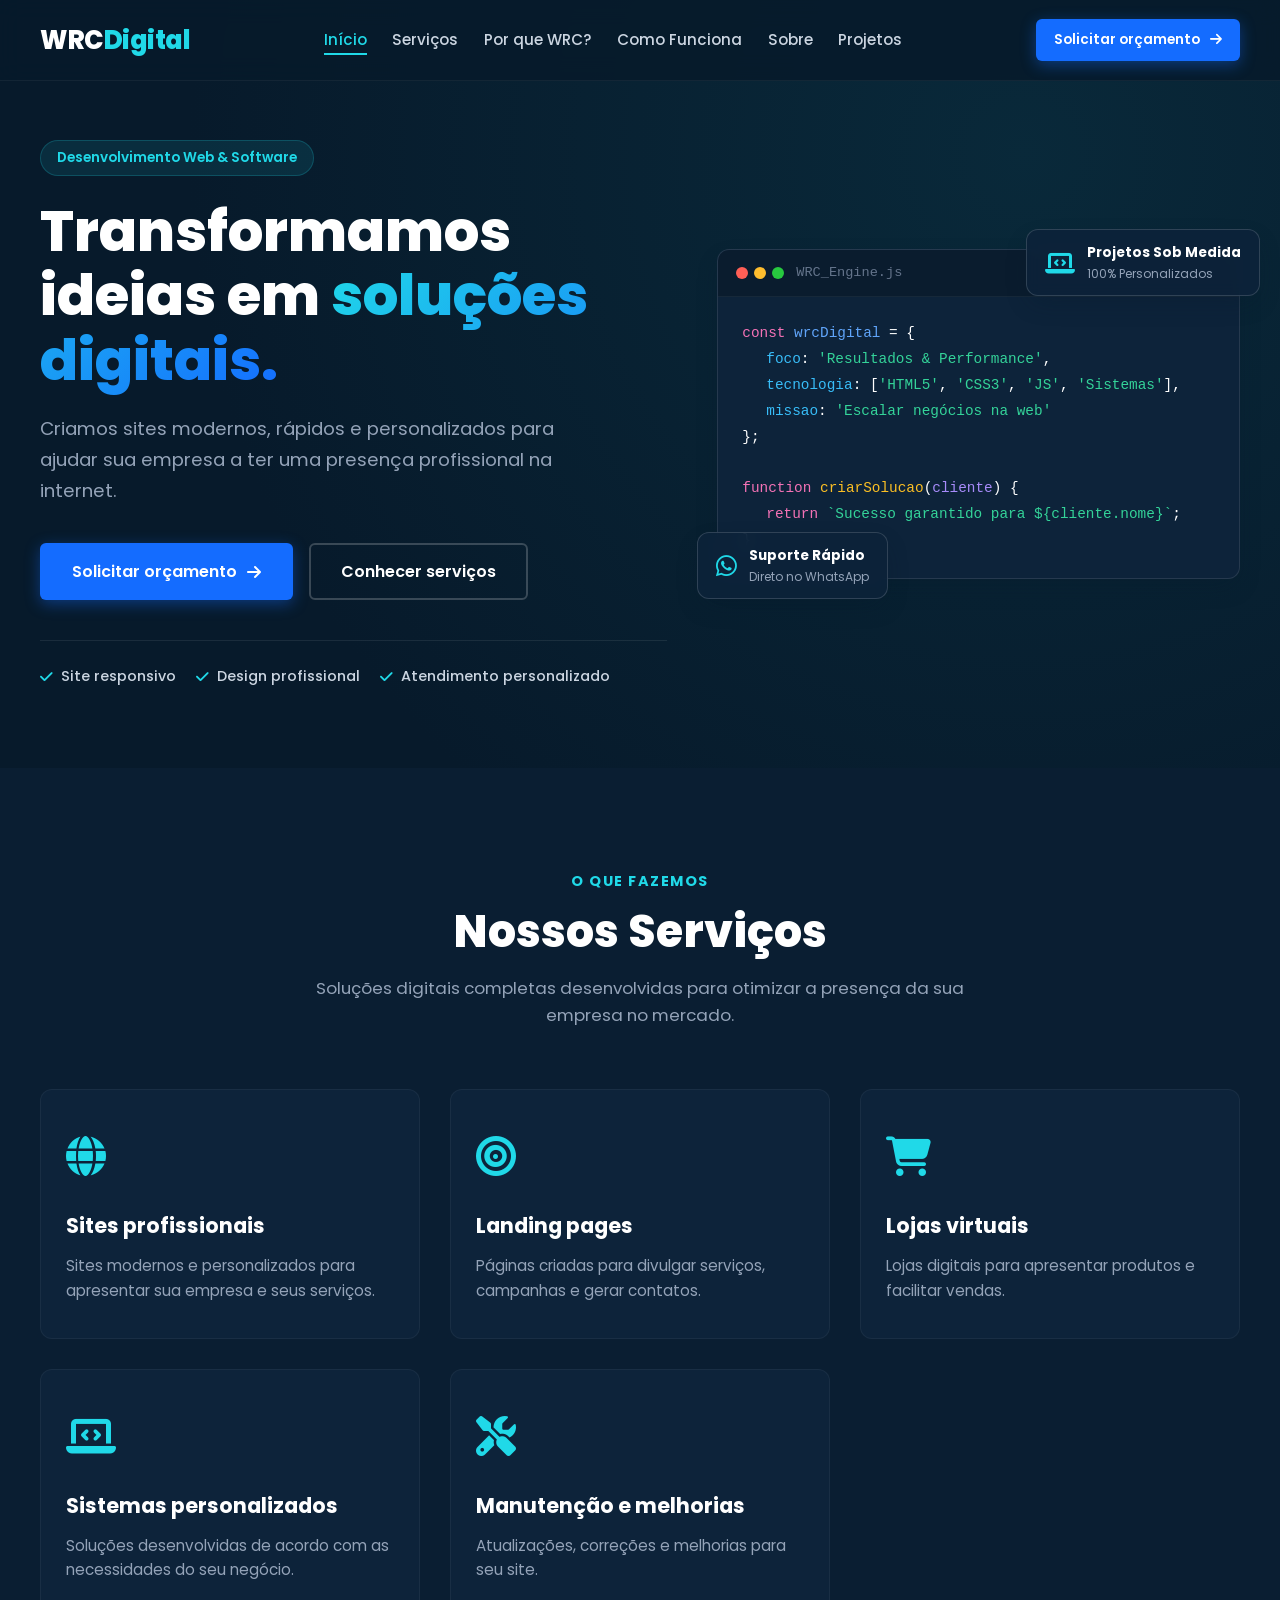
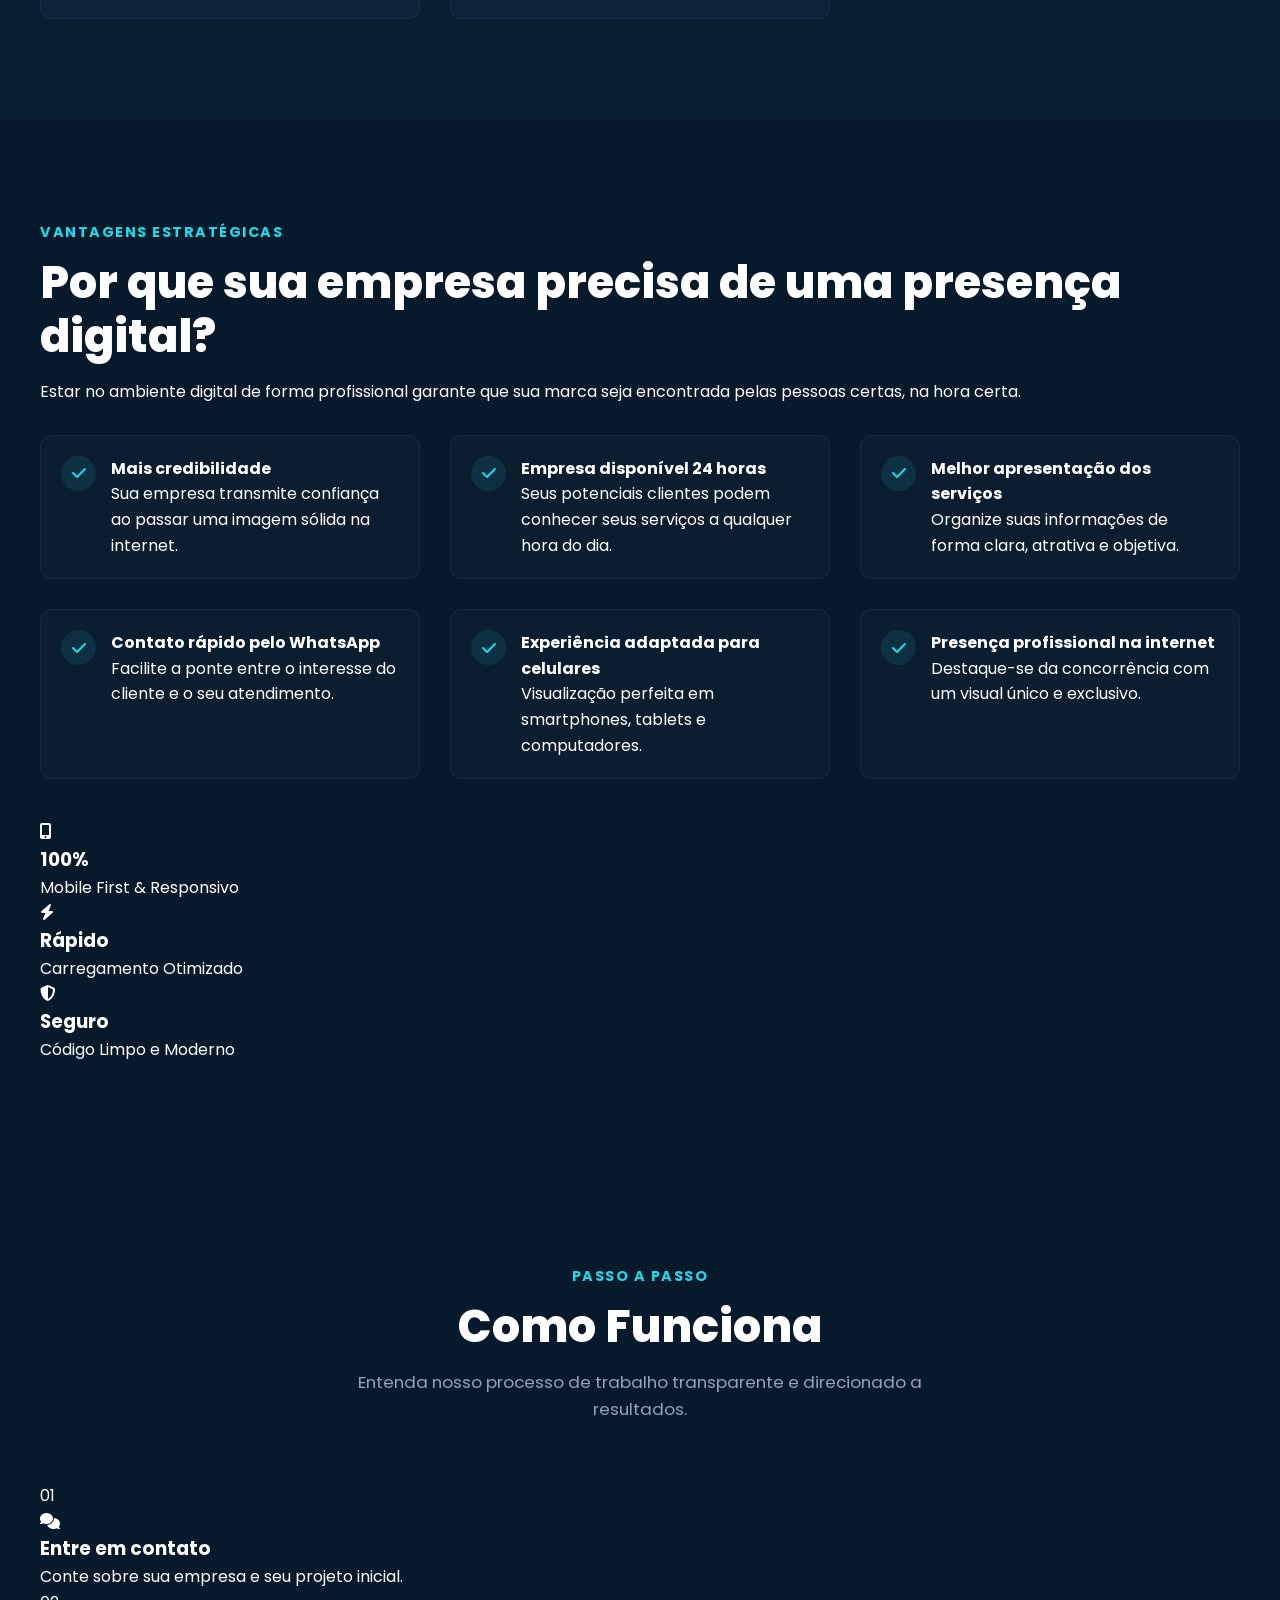
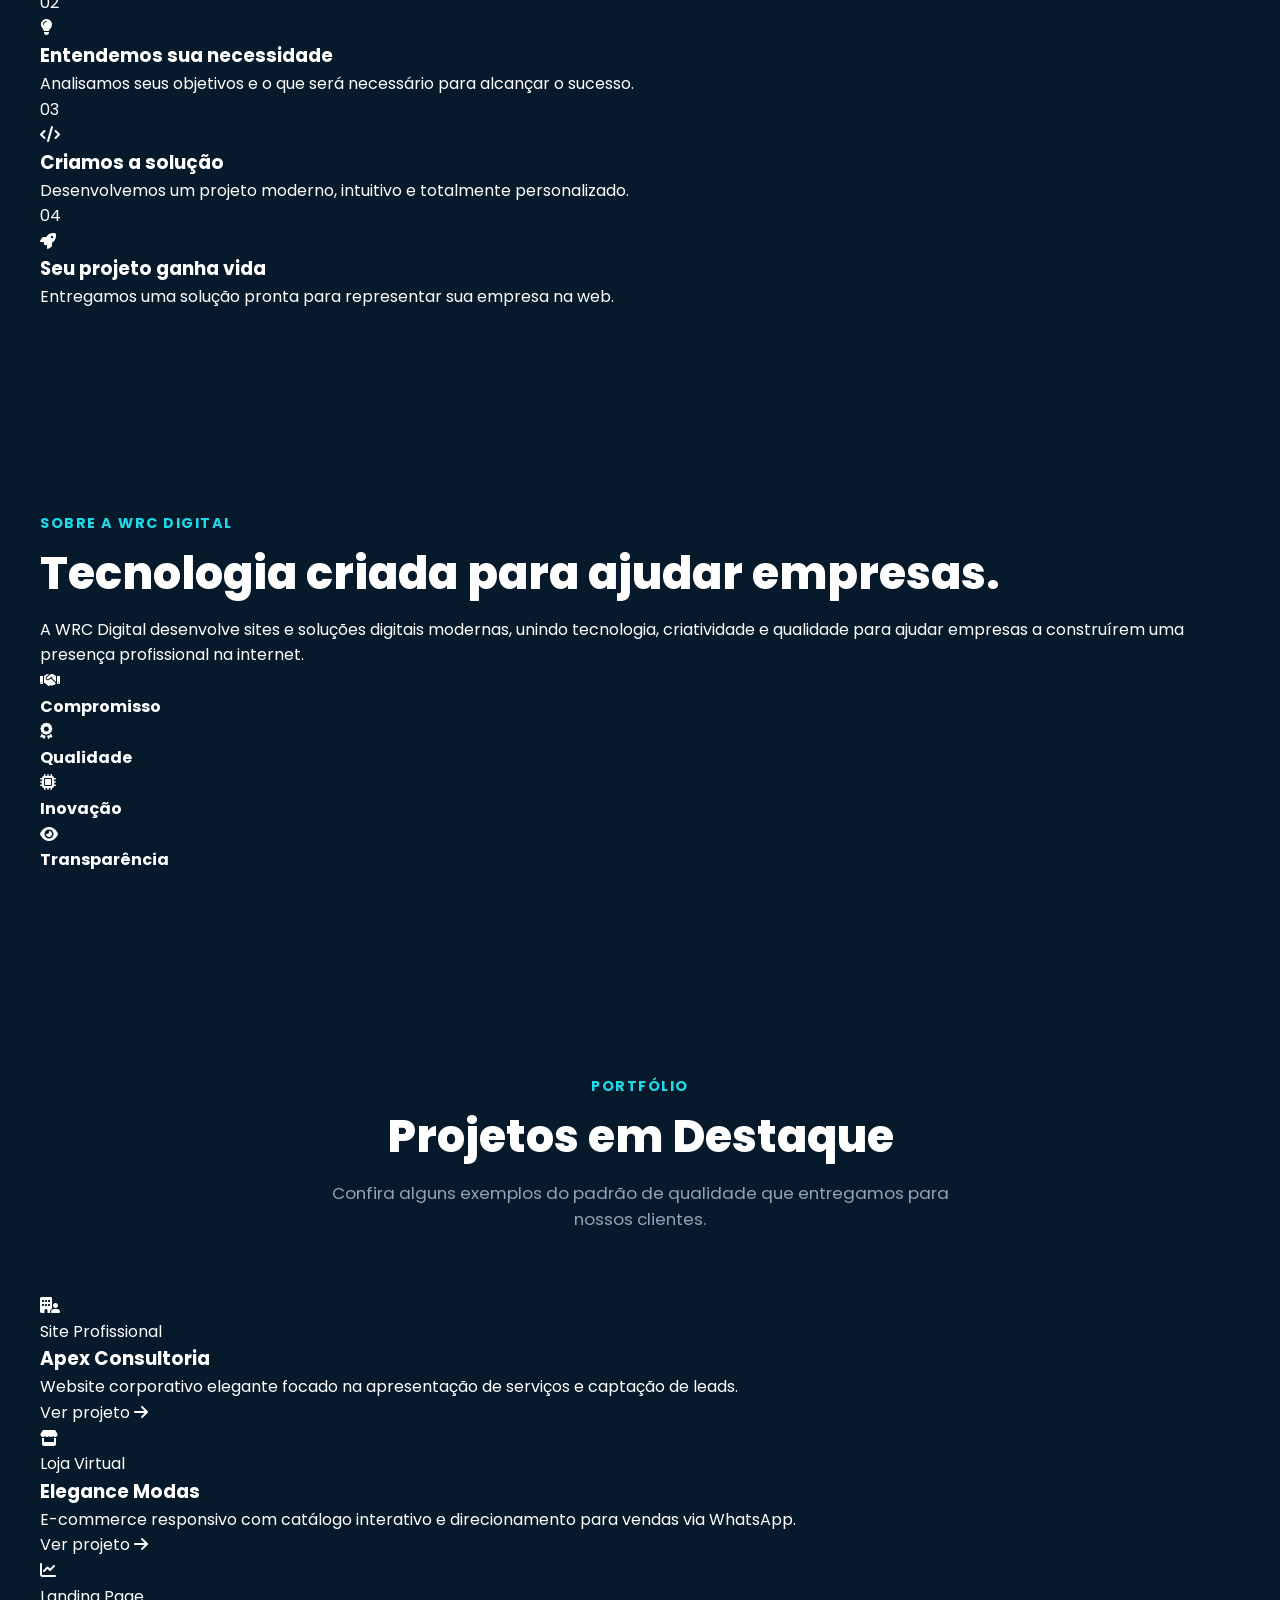
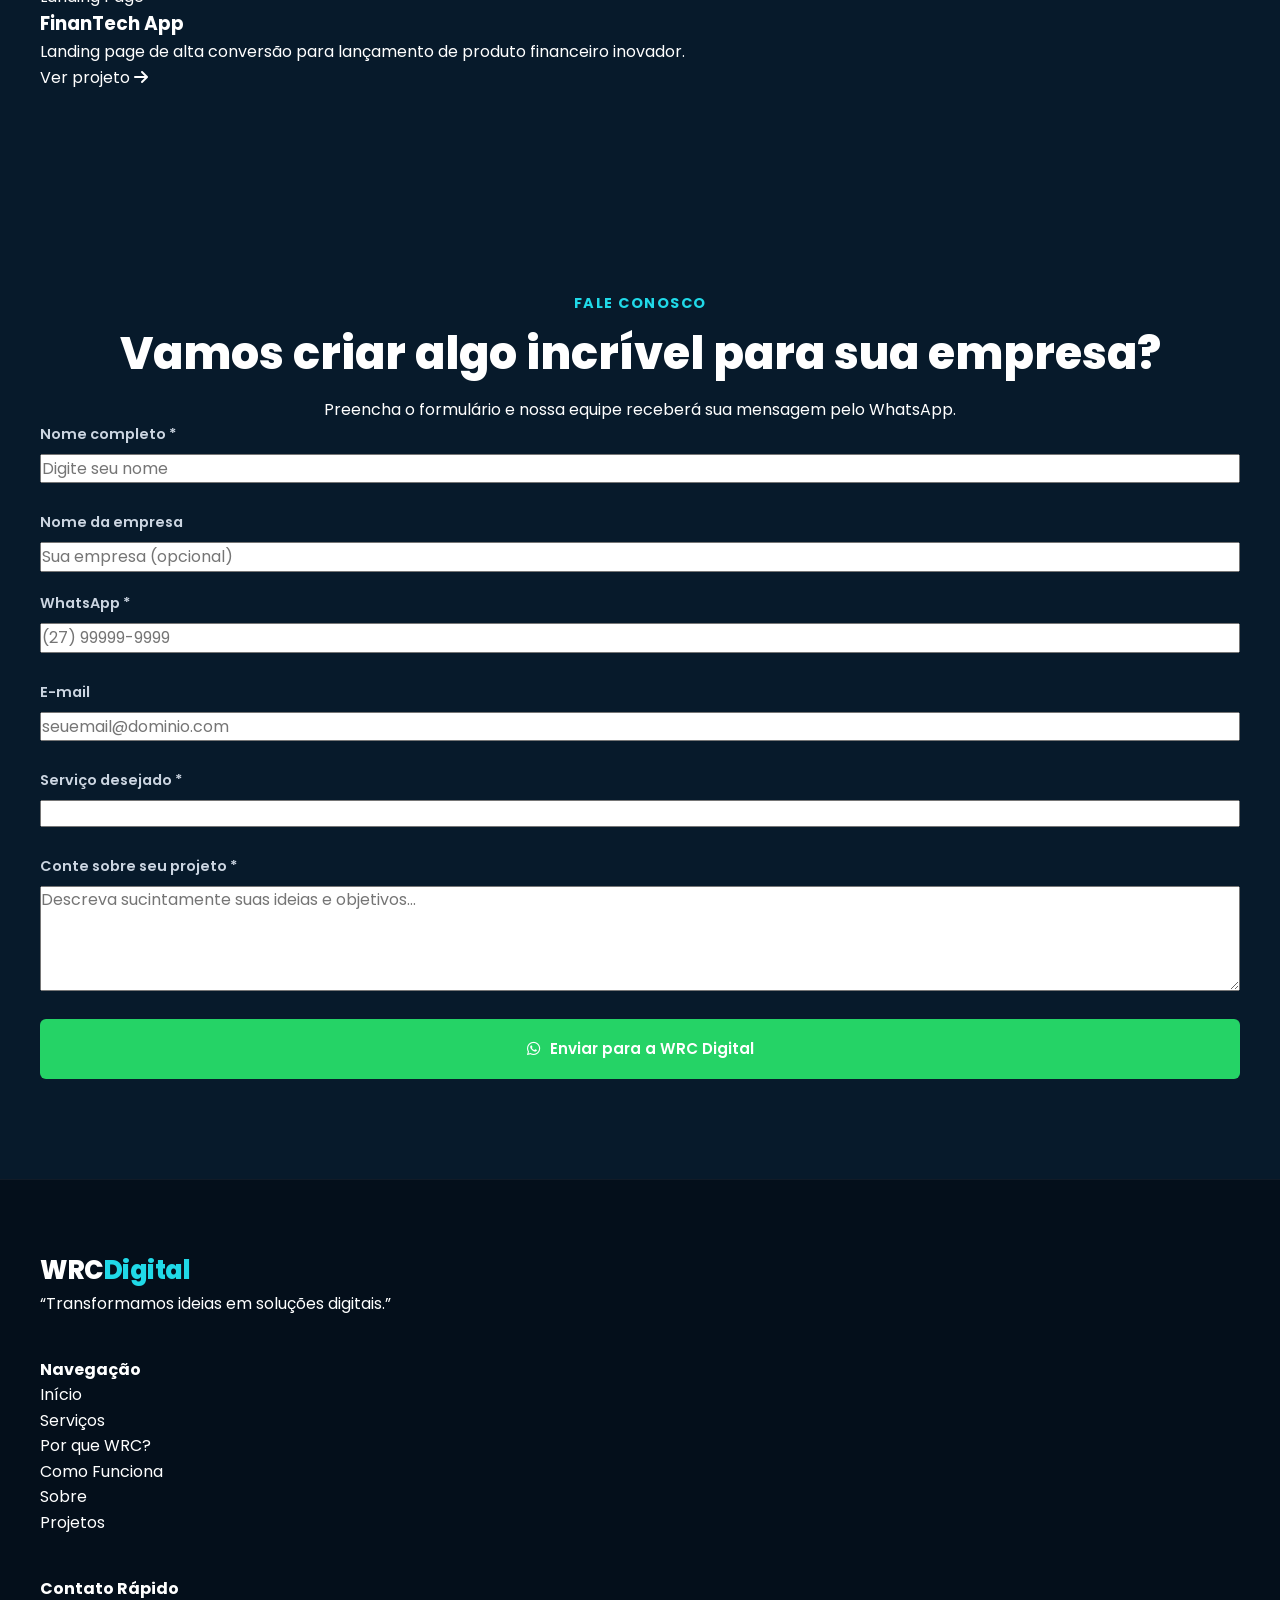
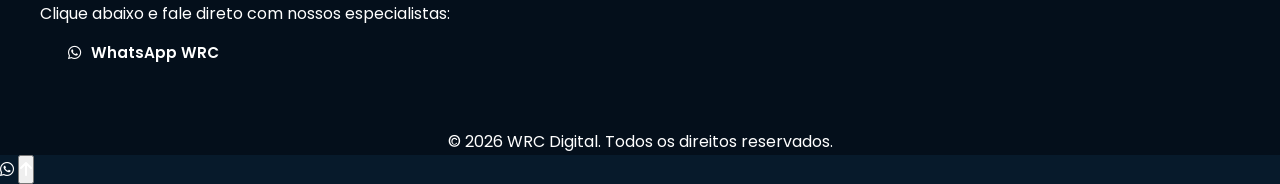
<file: index.html>
<!DOCTYPE html>
<html lang="pt-BR">
<head>
    <meta charset="UTF-8">
    <meta name="viewport" content="width=device-width, initial-scale=1.0">
    <meta name="description" content="WRC Digital - Transformamos ideias em soluções digitais. Criação de sites, landing pages, lojas virtuais e sistemas personalizados.">
    <title>WRC Digital | Soluções Digitais Profissionais</title>

    <!-- Fontes Google (Poppins) -->
    <link rel="preconnect" href="https://fonts.googleapis.com">
    <link rel="preconnect" href="https://fonts.gstatic.com" crossorigin>
    <link href="https://fonts.googleapis.com/css2?family=Poppins:wght@300;400;500;600;700;800&display=swap" rel="stylesheet">

    <!-- Font Awesome CDN Oficial -->
    <link rel="stylesheet" href="https://cdnjs.cloudflare.com/ajax/libs/font-awesome/6.7.2/css/all.min.css">

    <!-- Stylesheet -->
    <link rel="stylesheet" href="style.css">
</head>
<body>

    <!-- Header Fixo -->
    <header class="header" id="header">
        <div class="container header-container">
            <a href="#inicio" class="logo">
                WRC<span>Digital</span>
            </a>

            <nav class="nav-menu" id="nav-menu">
                <ul class="nav-list">
                    <li><a href="#inicio" class="nav-link active">Início</a></li>
                    <li><a href="#servicos" class="nav-link">Serviços</a></li>
                    <li><a href="#beneficios" class="nav-link">Por que WRC?</a></li>
                    <li><a href="#como-funciona" class="nav-link">Como Funciona</a></li>
                    <li><a href="#sobre" class="nav-link">Sobre</a></li>
                    <li><a href="#projetos" class="nav-link">Projetos</a></li>
                </ul>
            </nav>

            <div class="header-actions">
                <a href="#contato" class="btn btn-primary btn-sm">
                    Solicitar orçamento <i class="fa-solid fa-arrow-right"></i>
                </a>
                <button class="hamburger" id="hamburger-btn" aria-label="Abrir menu">
                    <i class="fa-solid fa-bars"></i>
                </button>
            </div>
        </div>
    </header>

    <main>
        <!-- Seção Hero -->
        <section class="hero" id="inicio">
            <div class="container hero-container">
                <div class="hero-content animate-on-scroll">
                    <span class="badge">Desenvolvimento Web & Software</span>
                    <h1 class="hero-title">Transformamos ideias em <span>soluções digitais.</span></h1>
                    <p class="hero-description">
                        Criamos sites modernos, rápidos e personalizados para ajudar sua empresa a ter uma presença profissional na internet.
                    </p>
                    
                    <div class="hero-buttons">
                        <a href="#contato" class="btn btn-primary btn-lg">
                            Solicitar orçamento <i class="fa-solid fa-arrow-right"></i>
                        </a>
                        <a href="#servicos" class="btn btn-secondary btn-lg">
                            Conhecer serviços
                        </a>
                    </div>

                    <div class="hero-benefits">
                        <div class="benefit-item">
                            <i class="fa-solid fa-check"></i>
                            <span>Site responsivo</span>
                        </div>
                        <div class="benefit-item">
                            <i class="fa-solid fa-check"></i>
                            <span>Design profissional</span>
                        </div>
                        <div class="benefit-item">
                            <i class="fa-solid fa-check"></i>
                            <span>Atendimento personalizado</span>
                        </div>
                    </div>
                </div>

                <div class="hero-visual animate-on-scroll">
                    <div class="tech-card-wrapper">
                        <div class="tech-card">
                            <div class="card-header">
                                <div class="dots">
                                    <span class="dot red"></span>
                                    <span class="dot yellow"></span>
                                    <span class="dot green"></span>
                                </div>
                                <span class="card-title">WRC_Engine.js</span>
                            </div>
                            <div class="code-body">
                                <p><span class="code-keyword">const</span> <span class="code-var">wrcDigital</span> = {</p>
                                <p class="indent-1"><span class="code-prop">foco</span>: <span class="code-string">'Resultados & Performance'</span>,</p>
                                <p class="indent-1"><span class="code-prop">tecnologia</span>: [<span class="code-string">'HTML5'</span>, <span class="code-string">'CSS3'</span>, <span class="code-string">'JS'</span>, <span class="code-string">'Sistemas'</span>],</p>
                                <p class="indent-1"><span class="code-prop">missao</span>: <span class="code-string">'Escalar negócios na web'</span></p>
                                <p>};</p>
                                <br>
                                <p><span class="code-keyword">function</span> <span class="code-func">criarSolucao</span>(<span class="code-param">cliente</span>) {</p>
                                <p class="indent-1"><span class="code-keyword">return</span> <span class="code-string">`Sucesso garantido para ${cliente.nome}`</span>;</p>
                                <p>}</p>
                            </div>
                        </div>

                        <div class="floating-badge badge-1">
                            <i class="fa-solid fa-laptop-code"></i>
                            <div>
                                <h4>Projetos Sob Medida</h4>
                                <p>100% Personalizados</p>
                            </div>
                        </div>

                        <div class="floating-badge badge-2">
                            <i class="fa-brands fa-whatsapp"></i>
                            <div>
                                <h4>Suporte Rápido</h4>
                                <p>Direto no WhatsApp</p>
                            </div>
                        </div>
                    </div>
                </div>
            </div>
        </section>

        <!-- Seção Serviços -->
        <section class="servicos section" id="servicos">
            <div class="container">
                <div class="section-header text-center animate-on-scroll">
                    <span class="section-subtitle">O que fazemos</span>
                    <h2 class="section-title">Nossos Serviços</h2>
                    <p class="section-description">Soluções digitais completas desenvolvidas para otimizar a presença da sua empresa no mercado.</p>
                </div>

                <div class="servicos-grid">
                    <div class="card-servico animate-on-scroll">
                        <div class="card-icon">
                            <i class="fa-solid fa-globe"></i>
                        </div>
                        <h3>Sites profissionais</h3>
                        <p>Sites modernos e personalizados para apresentar sua empresa e seus serviços.</p>
                    </div>

                    <div class="card-servico animate-on-scroll">
                        <div class="card-icon">
                            <i class="fa-solid fa-bullseye"></i>
                        </div>
                        <h3>Landing pages</h3>
                        <p>Páginas criadas para divulgar serviços, campanhas e gerar contatos.</p>
                    </div>

                    <div class="card-servico animate-on-scroll">
                        <div class="card-icon">
                            <i class="fa-solid fa-cart-shopping"></i>
                        </div>
                        <h3>Lojas virtuais</h3>
                        <p>Lojas digitais para apresentar produtos e facilitar vendas.</p>
                    </div>

                    <div class="card-servico animate-on-scroll">
                        <div class="card-icon">
                            <i class="fa-solid fa-laptop-code"></i>
                        </div>
                        <h3>Sistemas personalizados</h3>
                        <p>Soluções desenvolvidas de acordo com as necessidades do seu negócio.</p>
                    </div>

                    <div class="card-servico animate-on-scroll">
                        <div class="card-icon">
                            <i class="fa-solid fa-screwdriver-wrench"></i>
                        </div>
                        <h3>Manutenção e melhorias</h3>
                        <p>Atualizações, correções e melhorias para seu site.</p>
                    </div>
                </div>
            </div>
        </section>

        <!-- Seção Benefícios -->
        <section class="beneficios section dark-bg" id="beneficios">
            <div class="container">
                <div class="beneficios-wrapper">
                    <div class="beneficios-content animate-on-scroll">
                        <span class="section-subtitle">Vantagens estratégicas</span>
                        <h2 class="section-title text-white">Por que sua empresa precisa de uma presença digital?</h2>
                        <p class="text-light">
                            Estar no ambiente digital de forma profissional garante que sua marca seja encontrada pelas pessoas certas, na hora certa.
                        </p>

                        <ul class="beneficios-list">
                            <li>
                                <div class="check-icon"><i class="fa-solid fa-check"></i></div>
                                <div>
                                    <h4>Mais credibilidade</h4>
                                    <p>Sua empresa transmite confiança ao passar uma imagem sólida na internet.</p>
                                </div>
                            </li>
                            <li>
                                <div class="check-icon"><i class="fa-solid fa-check"></i></div>
                                <div>
                                    <h4>Empresa disponível 24 horas</h4>
                                    <p>Seus potenciais clientes podem conhecer seus serviços a qualquer hora do dia.</p>
                                </div>
                            </li>
                            <li>
                                <div class="check-icon"><i class="fa-solid fa-check"></i></div>
                                <div>
                                    <h4>Melhor apresentação dos serviços</h4>
                                    <p>Organize suas informações de forma clara, atrativa e objetiva.</p>
                                </div>
                            </li>
                            <li>
                                <div class="check-icon"><i class="fa-solid fa-check"></i></div>
                                <div>
                                    <h4>Contato rápido pelo WhatsApp</h4>
                                    <p>Facilite a ponte entre o interesse do cliente e o seu atendimento.</p>
                                </div>
                            </li>
                            <li>
                                <div class="check-icon"><i class="fa-solid fa-check"></i></div>
                                <div>
                                    <h4>Experiência adaptada para celulares</h4>
                                    <p>Visualização perfeita em smartphones, tablets e computadores.</p>
                                </div>
                            </li>
                            <li>
                                <div class="check-icon"><i class="fa-solid fa-check"></i></div>
                                <div>
                                    <h4>Presença profissional na internet</h4>
                                    <p>Destaque-se da concorrência com um visual único e exclusivo.</p>
                                </div>
                            </li>
                        </ul>
                    </div>

                    <div class="beneficios-stats animate-on-scroll">
                        <div class="stat-card">
                            <i class="fa-solid fa-mobile-screen-button"></i>
                            <h3>100%</h3>
                            <p>Mobile First & Responsivo</p>
                        </div>
                        <div class="stat-card">
                            <i class="fa-solid fa-bolt"></i>
                            <h3>Rápido</h3>
                            <p>Carregamento Otimizado</p>
                        </div>
                        <div class="stat-card">
                            <i class="fa-solid fa-shield-halved"></i>
                            <h3>Seguro</h3>
                            <p>Código Limpo e Moderno</p>
                        </div>
                    </div>
                </div>
            </div>
        </section>

        <!-- Seção Como Funciona -->
        <section class="como-funciona section" id="como-funciona">
            <div class="container">
                <div class="section-header text-center animate-on-scroll">
                    <span class="section-subtitle">Passo a passo</span>
                    <h2 class="section-title">Como Funciona</h2>
                    <p class="section-description">Entenda nosso processo de trabalho transparente e direcionado a resultados.</p>
                </div>

                <div class="etapas-grid">
                    <div class="etapa-item animate-on-scroll">
                        <div class="etapa-number">01</div>
                        <div class="etapa-icon">
                            <i class="fa-solid fa-comments"></i>
                        </div>
                        <h3>Entre em contato</h3>
                        <p>Conte sobre sua empresa e seu projeto inicial.</p>
                    </div>

                    <div class="etapa-item animate-on-scroll">
                        <div class="etapa-number">02</div>
                        <div class="etapa-icon">
                            <i class="fa-solid fa-lightbulb"></i>
                        </div>
                        <h3>Entendemos sua necessidade</h3>
                        <p>Analisamos seus objetivos e o que será necessário para alcançar o sucesso.</p>
                    </div>

                    <div class="etapa-item animate-on-scroll">
                        <div class="etapa-number">03</div>
                        <div class="etapa-icon">
                            <i class="fa-solid fa-code"></i>
                        </div>
                        <h3>Criamos a solução</h3>
                        <p>Desenvolvemos um projeto moderno, intuitivo e totalmente personalizado.</p>
                    </div>

                    <div class="etapa-item animate-on-scroll">
                        <div class="etapa-number">04</div>
                        <div class="etapa-icon">
                            <i class="fa-solid fa-rocket"></i>
                        </div>
                        <h3>Seu projeto ganha vida</h3>
                        <p>Entregamos uma solução pronta para representar sua empresa na web.</p>
                    </div>
                </div>
            </div>
        </section>

        <!-- Seção Sobre -->
        <section class="sobre section light-bg" id="sobre">
            <div class="container">
                <div class="sobre-wrapper">
                    <div class="sobre-content animate-on-scroll">
                        <span class="section-subtitle">Sobre a WRC Digital</span>
                        <h2 class="section-title">Tecnologia criada para ajudar empresas.</h2>
                        <p class="sobre-text">
                            A WRC Digital desenvolve sites e soluções digitais modernas, unindo tecnologia, criatividade e qualidade para ajudar empresas a construírem uma presença profissional na internet.
                        </p>
                        
                        <div class="valores-grid">
                            <div class="valor-card">
                                <i class="fa-solid fa-handshake"></i>
                                <h4>Compromisso</h4>
                            </div>
                            <div class="valor-card">
                                <i class="fa-solid fa-award"></i>
                                <h4>Qualidade</h4>
                            </div>
                            <div class="valor-card">
                                <i class="fa-solid fa-microchip"></i>
                                <h4>Inovação</h4>
                            </div>
                            <div class="valor-card">
                                <i class="fa-solid fa-eye"></i>
                                <h4>Transparência</h4>
                            </div>
                        </div>
                    </div>
                </div>
            </div>
        </section>

        <!-- Seção Projetos -->
        <section class="projetos section" id="projetos">
            <div class="container">
                <div class="section-header text-center animate-on-scroll">
                    <span class="section-subtitle">Portfólio</span>
                    <h2 class="section-title">Projetos em Destaque</h2>
                    <p class="section-description">Confira alguns exemplos do padrão de qualidade que entregamos para nossos clientes.</p>
                </div>

                <div class="projetos-grid">
                    <div class="projeto-card animate-on-scroll">
                        <div class="projeto-img">
                            <i class="fa-solid fa-building-user"></i>
                        </div>
                        <div class="projeto-info">
                            <span class="projeto-tag">Site Profissional</span>
                            <h3>Apex Consultoria</h3>
                            <p>Website corporativo elegante focado na apresentação de serviços e captação de leads.</p>
                            <a href="#contato" class="btn-link">Ver projeto <i class="fa-solid fa-arrow-right"></i></a>
                        </div>
                    </div>

                    <div class="projeto-card animate-on-scroll">
                        <div class="projeto-img">
                            <i class="fa-solid fa-store"></i>
                        </div>
                        <div class="projeto-info">
                            <span class="projeto-tag">Loja Virtual</span>
                            <h3>Elegance Modas</h3>
                            <p>E-commerce responsivo com catálogo interativo e direcionamento para vendas via WhatsApp.</p>
                            <a href="#contato" class="btn-link">Ver projeto <i class="fa-solid fa-arrow-right"></i></a>
                        </div>
                    </div>

                    <div class="projeto-card animate-on-scroll">
                        <div class="projeto-img">
                            <i class="fa-solid fa-chart-line"></i>
                        </div>
                        <div class="projeto-info">
                            <span class="projeto-tag">Landing Page</span>
                            <h3>FinanTech App</h3>
                            <p>Landing page de alta conversão para lançamento de produto financeiro inovador.</p>
                            <a href="#contato" class="btn-link">Ver projeto <i class="fa-solid fa-arrow-right"></i></a>
                        </div>
                    </div>
                </div>
            </div>
        </section>

        <!-- Seção Formuário de Contato -->
        <section class="contato section dark-bg" id="contato">
            <div class="container">
                <div class="contato-wrapper">
                    <div class="contato-header text-center animate-on-scroll">
                        <span class="section-subtitle">Fale Conosco</span>
                        <h2 class="section-title text-white">Vamos criar algo incrível para sua empresa?</h2>
                        <p class="text-light">Preencha o formulário e nossa equipe receberá sua mensagem pelo WhatsApp.</p>
                    </div>

                    <form id="whatsappForm" class="form-contato animate-on-scroll" novalidate>
                        <div class="form-grid">
                            <div class="form-group">
                                <label for="nome">Nome completo *</label>
                                <input type="text" id="nome" name="nome" placeholder="Digite seu nome" required>
                                <span class="error-msg" id="erro-nome"></span>
                            </div>

                            <div class="form-group">
                                <label for="empresa">Nome da empresa</label>
                                <input type="text" id="empresa" name="empresa" placeholder="Sua empresa (opcional)">
                            </div>

                            <div class="form-group">
                                <label for="whatsapp">WhatsApp *</label>
                                <input type="tel" id="whatsapp" name="whatsapp" placeholder="(27) 99999-9999" required>
                                <span class="error-msg" id="erro-whatsapp"></span>
                            </div>

                            <div class="form-group">
                                <label for="email">E-mail</label>
                                <input type="email" id="email" name="email" placeholder="seuemail@dominio.com">
                                <span class="error-msg" id="erro-email"></span>
                            </div>

                            <div class="form-group full-width">
                                <label for="servico">Serviço desejado *</label>
                                <select id="servico" name="servico" required>
                                    <option value="" disabled selected>Selecione uma opção...</option>
                                    <option value="Site profissional">Site profissional</option>
                                    <option value="Landing page">Landing page</option>
                                    <option value="Loja virtual">Loja virtual</option>
                                    <option value="Sistema personalizado">Sistema personalizado</option>
                                    <option value="Manutenção e melhorias">Manutenção e melhorias</option>
                                    <option value="Ainda não sei">Ainda não sei</option>
                                </select>
                                <span class="error-msg" id="erro-servico"></span>
                            </div>

                            <div class="form-group full-width">
                                <label for="mensagem">Conte sobre seu projeto *</label>
                                <textarea id="mensagem" name="mensagem" rows="4" placeholder="Descreva sucintamente suas ideias e objetivos..." required></textarea>
                                <span class="error-msg" id="erro-mensagem"></span>
                            </div>
                        </div>

                        <div class="form-feedback" id="formFeedback"></div>

                        <button type="submit" class="btn btn-whatsapp btn-block">
                            <i class="fa-brands fa-whatsapp"></i> Enviar para a WRC Digital
                        </button>
                    </form>
                </div>
            </div>
        </section>
    </main>

    <!-- Footer -->
    <footer class="footer">
        <div class="container footer-container">
            <div class="footer-col brand-col">
                <a href="#inicio" class="logo logo-footer">
                    WRC<span>Digital</span>
                </a>
                <p class="slogan">“Transformamos ideias em soluções digitais.”</p>
            </div>

            <div class="footer-col">
                <h4>Navegação</h4>
                <ul class="footer-links">
                    <li><a href="#inicio">Início</a></li>
                    <li><a href="#servicos">Serviços</a></li>
                    <li><a href="#beneficios">Por que WRC?</a></li>
                    <li><a href="#como-funciona">Como Funciona</a></li>
                    <li><a href="#sobre">Sobre</a></li>
                    <li><a href="#projetos">Projetos</a></li>
                </ul>
            </div>

            <div class="footer-col">
                <h4>Contato Rápido</h4>
                <p>Clique abaixo e fale direto com nossos especialistas:</p>
                <a href="https://wa.me/5527997230221?text=Ol%C3%A1!%20Encontrei%20a%20WRC%20Digital%20pelo%20site%20e%20gostaria%20de%20saber%20mais%20sobre%20os%20servi%C3%A7os." target="_blank" class="btn btn-whatsapp-sm">
                    <i class="fa-brands fa-whatsapp"></i> WhatsApp WRC
                </a>
            </div>
        </div>

        <div class="footer-bottom">
            <div class="container text-center">
                <p>&copy; 2026 WRC Digital. Todos os direitos reservados.</p>
            </div>
        </div>
    </footer>

    <!-- Botão Flutuante do WhatsApp -->
    <a href="https://wa.me/5527997230221?text=Ol%C3%A1!%20Encontrei%20a%20WRC%20Digital%20pelo%20site%20e%20gostaria%20de%20saber%20mais%20sobre%20os%20servi%C3%A7os." 
       class="whatsapp-float" 
       target="_blank" 
       aria-label="Falar pelo WhatsApp">
        <i class="fa-brands fa-whatsapp"></i>
    </a>

    <!-- Botão Voltar ao Topo -->
    <button class="back-to-top" id="backToTop" aria-label="Voltar ao topo">
        <i class="fa-solid fa-arrow-up"></i>
    </button>

    <!-- JavaScript -->
    <script src="script.js"></script>
</body>
</html>
</file>
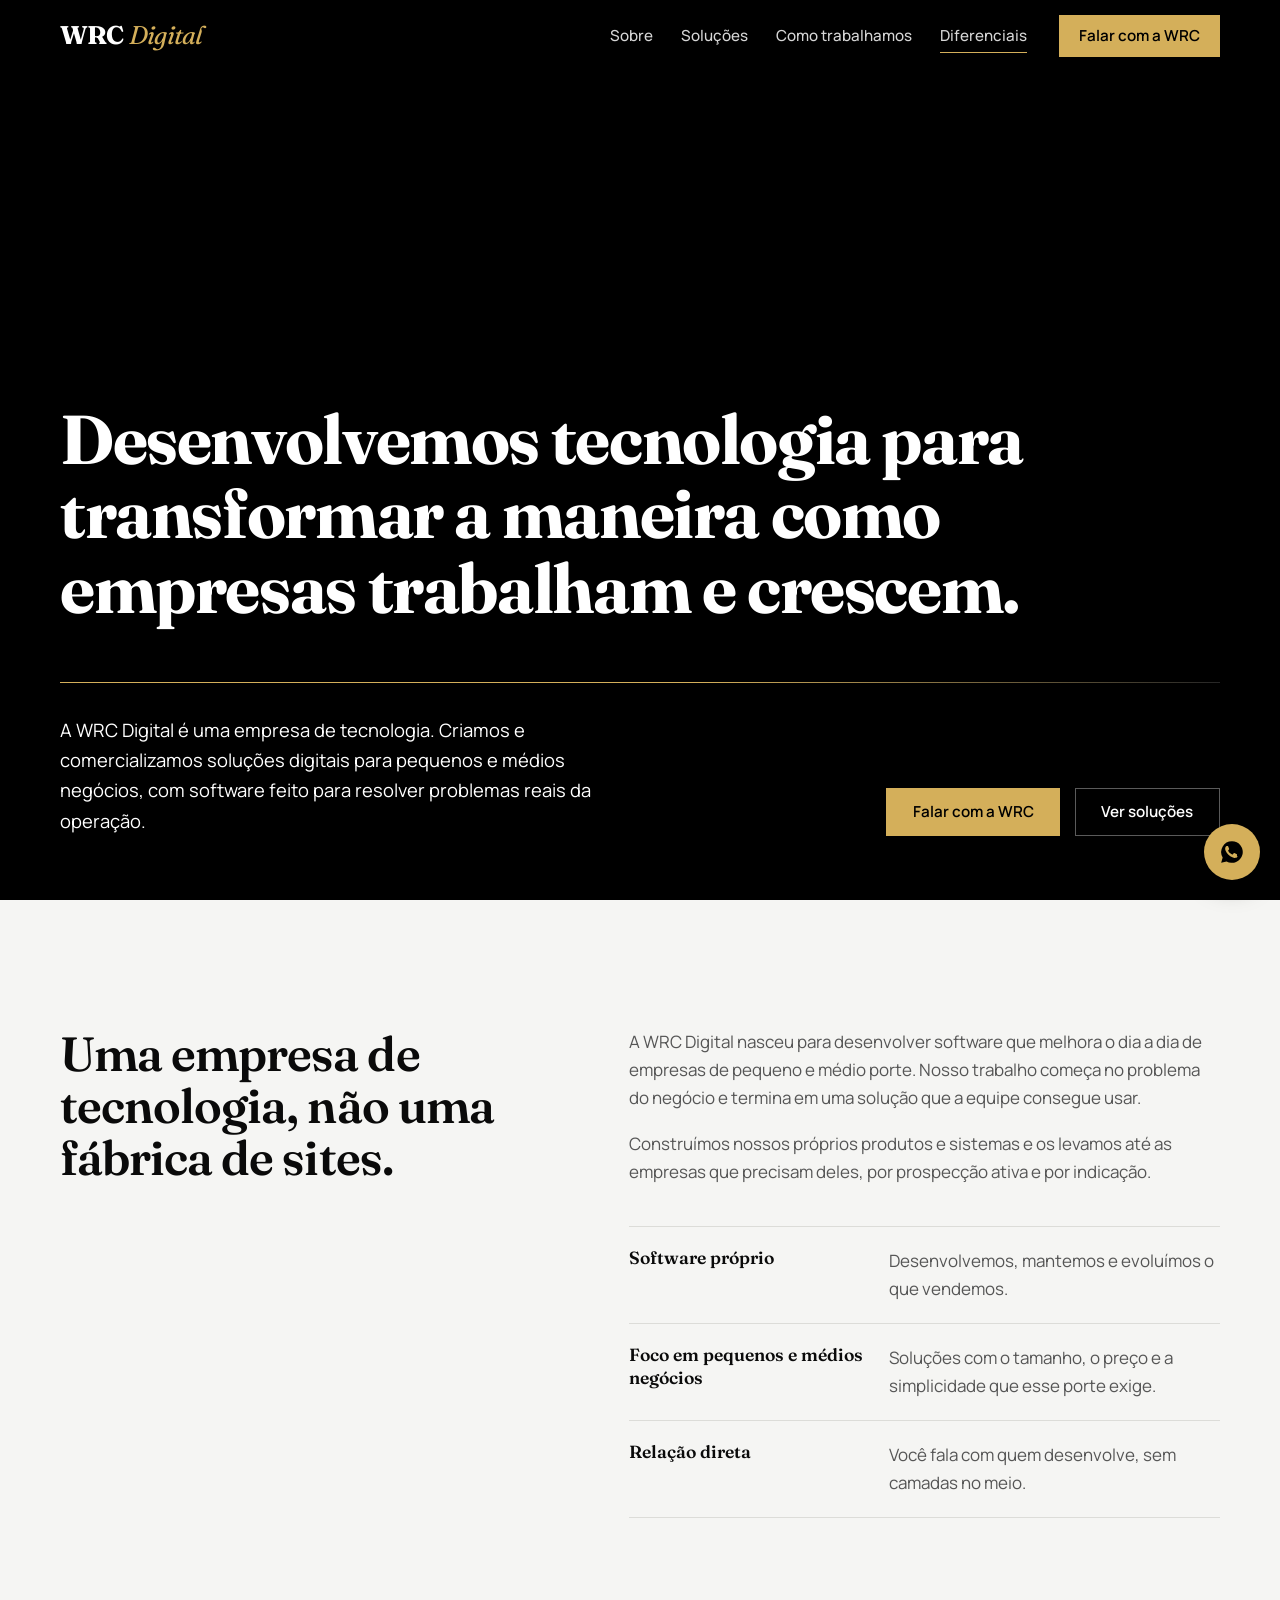
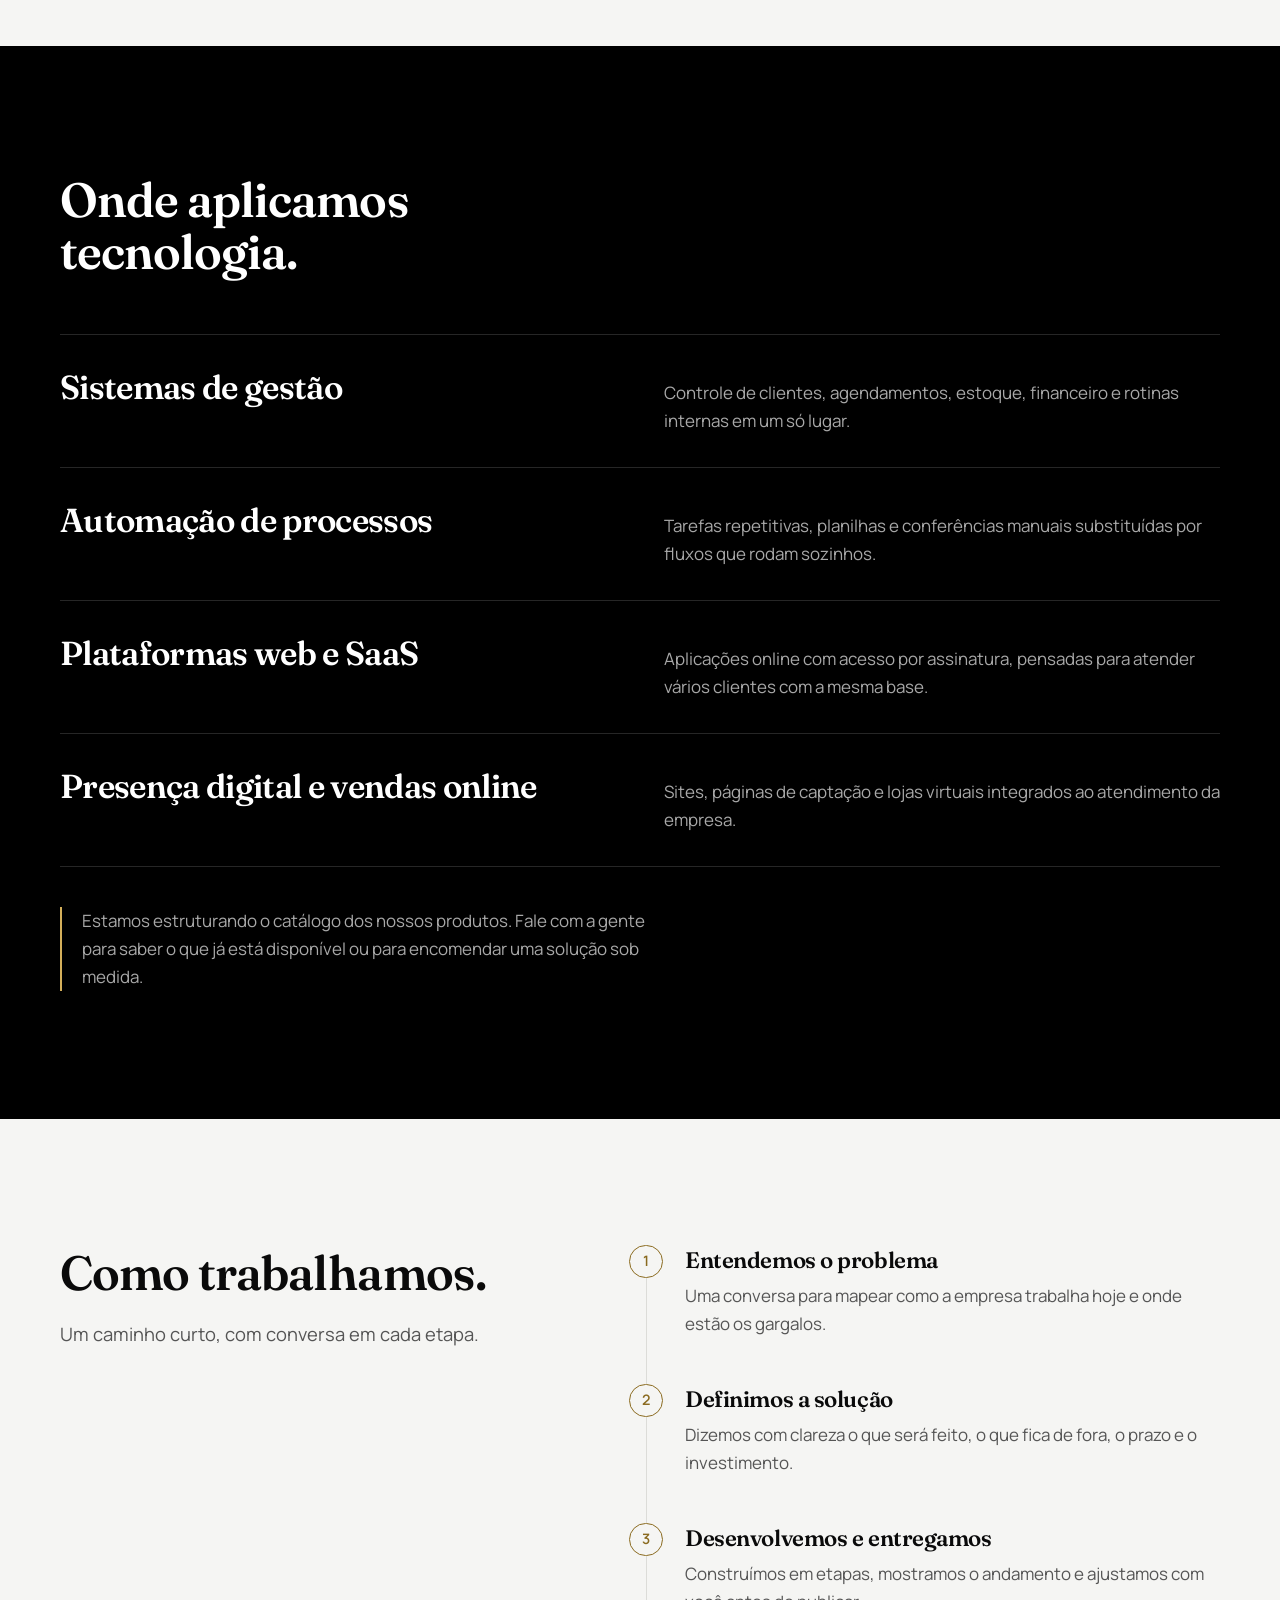
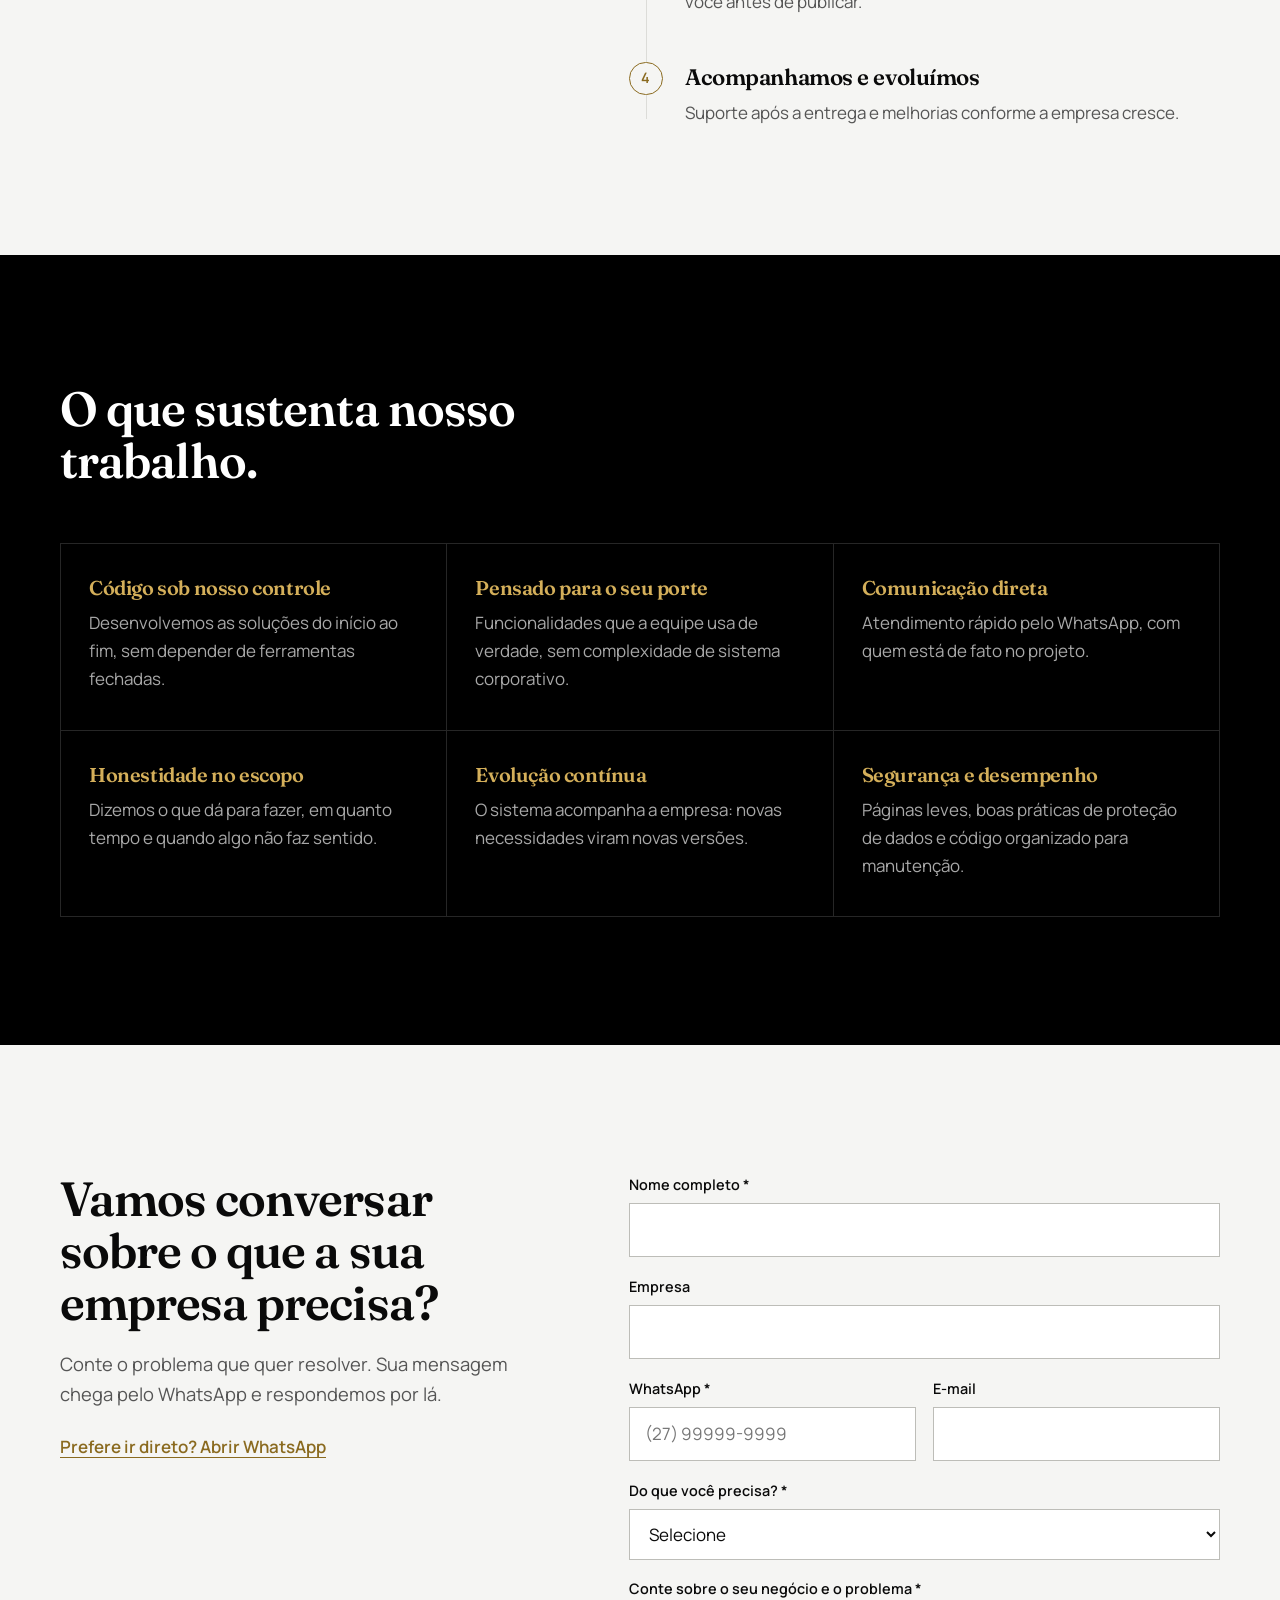
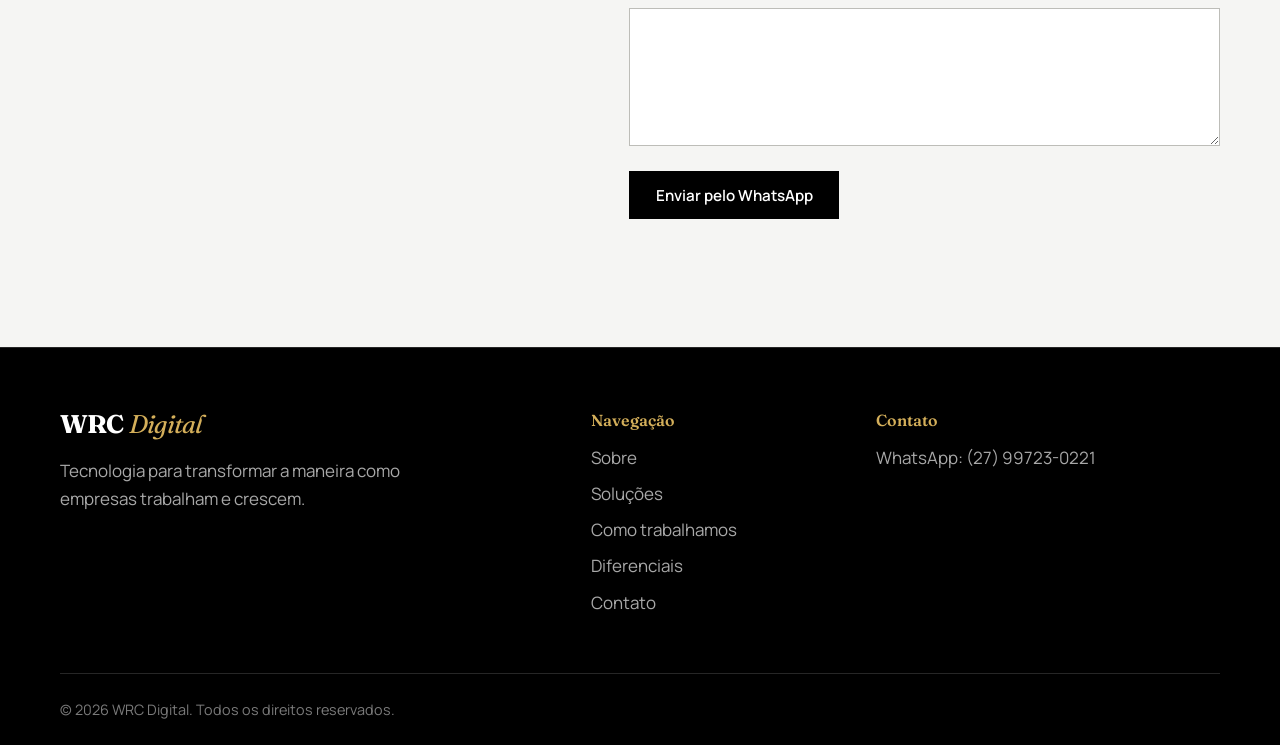
<file: Documentos/Projetos/WRCdigital-main/index.html>
<!DOCTYPE html>
<html lang="pt-BR">
<head>
<meta charset="UTF-8">
<meta name="viewport" content="width=device-width, initial-scale=1">
<title>WRC Digital | Tecnologia para empresas que querem crescer</title>
<meta name="description" content="A WRC Digital desenvolve e comercializa soluções digitais para pequenos e médios negócios: sistemas, automações e plataformas que resolvem problemas reais.">
<meta name="theme-color" content="#000000">
<meta property="og:type" content="website">
<meta property="og:locale" content="pt_BR">
<meta property="og:title" content="WRC Digital | Tecnologia para empresas que querem crescer">
<meta property="og:description" content="Desenvolvemos tecnologia para transformar a maneira como empresas trabalham e crescem.">
<link rel="icon" href="favicon.svg" type="image/svg+xml">
<link rel="preconnect" href="https://fonts.googleapis.com">
<link rel="preconnect" href="https://fonts.gstatic.com" crossorigin>
<link href="https://fonts.googleapis.com/css2?family=Fraunces:opsz,wght@9..144,400;9..144,600;9..144,700&family=Manrope:wght@400;500;600;700&display=swap" rel="stylesheet">
<link rel="stylesheet" href="style.css">
<script>document.documentElement.classList.add("js")</script>
<script type="application/ld+json">{"@context":"https://schema.org","@type":"Organization","name":"WRC Digital","description":"Empresa de tecnologia que desenvolve e comercializa soluções digitais para pequenos e médios negócios.","contactPoint":{"@type":"ContactPoint","telephone":"+55-27-99723-0221","contactType":"sales","availableLanguage":"pt-BR"}}</script>
</head>
<body>
<a class="skip" href="#conteudo">Ir para o conteúdo</a>

<header class="header" id="header">
  <div class="wrap header-in">
    <a href="#inicio" class="logo" aria-label="WRC Digital, início">WRC<i>Digital</i></a>
    <nav id="nav" class="nav" aria-label="Principal">
      <ul>
        <li><a href="#sobre">Sobre</a></li>
        <li><a href="#solucoes">Soluções</a></li>
        <li><a href="#processo">Como trabalhamos</a></li>
        <li><a href="#diferenciais">Diferenciais</a></li>
      </ul>
      <a href="#contato" class="btn btn-gold nav-cta">Falar com a WRC</a>
    </nav>
    <button class="burger" id="burger" aria-label="Abrir menu" aria-expanded="false" aria-controls="nav"><span></span><span></span></button>
  </div>
</header>

<main id="conteudo">
  <section class="hero" id="inicio">
    <div class="wrap">
      <h1 id="heroTitle">Desenvolvemos tecnologia para transformar a maneira como empresas trabalham e crescem.</h1>
      <div class="rule" aria-hidden="true"></div>
      <div class="hero-foot">
        <p>A WRC Digital é uma empresa de tecnologia. Criamos e comercializamos soluções digitais para pequenos e médios negócios, com software feito para resolver problemas reais da operação.</p>
        <div class="actions">
          <a href="#contato" class="btn btn-gold">Falar com a WRC</a>
          <a href="#solucoes" class="btn btn-line">Ver soluções</a>
        </div>
      </div>
    </div>
  </section>

  <section class="sec light" id="sobre">
    <div class="wrap split">
      <div>
        <h2>Uma empresa de tecnologia, não uma fábrica de sites.</h2>
      </div>
      <div class="prose">
        <p>A WRC Digital nasceu para desenvolver software que melhora o dia a dia de empresas de pequeno e médio porte. Nosso trabalho começa no problema do negócio e termina em uma solução que a equipe consegue usar.</p>
        <p>Construímos nossos próprios produtos e sistemas e os levamos até as empresas que precisam deles, por prospecção ativa e por indicação.</p>
        <dl class="facts">
          <div><dt>Software próprio</dt><dd>Desenvolvemos, mantemos e evoluímos o que vendemos.</dd></div>
          <div><dt>Foco em pequenos e médios negócios</dt><dd>Soluções com o tamanho, o preço e a simplicidade que esse porte exige.</dd></div>
          <div><dt>Relação direta</dt><dd>Você fala com quem desenvolve, sem camadas no meio.</dd></div>
        </dl>
      </div>
    </div>
  </section>

  <section class="sec dark" id="solucoes">
    <div class="wrap">
      <h2 class="narrow">Onde aplicamos tecnologia.</h2>
      <ul class="areas">
        <li><h3>Sistemas de gestão</h3><p>Controle de clientes, agendamentos, estoque, financeiro e rotinas internas em um só lugar.</p></li>
        <li><h3>Automação de processos</h3><p>Tarefas repetitivas, planilhas e conferências manuais substituídas por fluxos que rodam sozinhos.</p></li>
        <li><h3>Plataformas web e SaaS</h3><p>Aplicações online com acesso por assinatura, pensadas para atender vários clientes com a mesma base.</p></li>
        <li><h3>Presença digital e vendas online</h3><p>Sites, páginas de captação e lojas virtuais integrados ao atendimento da empresa.</p></li>
      </ul>
      <p class="note">Estamos estruturando o catálogo dos nossos produtos. Fale com a gente para saber o que já está disponível ou para encomendar uma solução sob medida.</p>
    </div>
  </section>

  <section class="sec light" id="processo">
    <div class="wrap split">
      <div class="sticky">
        <h2>Como trabalhamos.</h2>
        <p class="lead">Um caminho curto, com conversa em cada etapa.</p>
      </div>
      <ol class="steps" id="steps">
        <li><span class="n">1</span><h3>Entendemos o problema</h3><p>Uma conversa para mapear como a empresa trabalha hoje e onde estão os gargalos.</p></li>
        <li><span class="n">2</span><h3>Definimos a solução</h3><p>Dizemos com clareza o que será feito, o que fica de fora, o prazo e o investimento.</p></li>
        <li><span class="n">3</span><h3>Desenvolvemos e entregamos</h3><p>Construímos em etapas, mostramos o andamento e ajustamos com você antes de publicar.</p></li>
        <li><span class="n">4</span><h3>Acompanhamos e evoluímos</h3><p>Suporte após a entrega e melhorias conforme a empresa cresce.</p></li>
      </ol>
    </div>
  </section>

  <section class="sec dark" id="diferenciais">
    <div class="wrap">
      <h2 class="narrow">O que sustenta nosso trabalho.</h2>
      <div class="diffs">
        <div><h3>Código sob nosso controle</h3><p>Desenvolvemos as soluções do início ao fim, sem depender de ferramentas fechadas.</p></div>
        <div><h3>Pensado para o seu porte</h3><p>Funcionalidades que a equipe usa de verdade, sem complexidade de sistema corporativo.</p></div>
        <div><h3>Comunicação direta</h3><p>Atendimento rápido pelo WhatsApp, com quem está de fato no projeto.</p></div>
        <div><h3>Honestidade no escopo</h3><p>Dizemos o que dá para fazer, em quanto tempo e quando algo não faz sentido.</p></div>
        <div><h3>Evolução contínua</h3><p>O sistema acompanha a empresa: novas necessidades viram novas versões.</p></div>
        <div><h3>Segurança e desempenho</h3><p>Páginas leves, boas práticas de proteção de dados e código organizado para manutenção.</p></div>
      </div>
    </div>
  </section>

  <section class="sec light cta" id="contato">
    <div class="wrap split">
      <div>
        <h2>Vamos conversar sobre o que a sua empresa precisa?</h2>
        <p class="lead">Conte o problema que quer resolver. Sua mensagem chega pelo WhatsApp e respondemos por lá.</p>
        <a class="direct" href="https://wa.me/5527997230221?text=Ol%C3%A1!%20Encontrei%20a%20WRC%20Digital%20pelo%20site%20e%20gostaria%20de%20saber%20mais." target="_blank" rel="noopener">Prefere ir direto? Abrir WhatsApp</a>
      </div>
      <form id="whatsappForm" class="form" novalidate>
        <div class="field"><label for="nome">Nome completo *</label><input id="nome" name="nome" type="text" autocomplete="name" required aria-describedby="erro-nome"><span class="err" id="erro-nome" role="alert">Informe seu nome.</span></div>
        <div class="field"><label for="empresa">Empresa</label><input id="empresa" name="empresa" type="text" autocomplete="organization"></div>
        <div class="row">
          <div class="field"><label for="whatsapp">WhatsApp *</label><input id="whatsapp" name="whatsapp" type="tel" inputmode="tel" autocomplete="tel" placeholder="(27) 99999-9999" required aria-describedby="erro-whatsapp"><span class="err" id="erro-whatsapp" role="alert">Informe um número com DDD.</span></div>
          <div class="field"><label for="email">E-mail</label><input id="email" name="email" type="email" autocomplete="email" aria-describedby="erro-email"><span class="err" id="erro-email" role="alert">Informe um e-mail válido.</span></div>
        </div>
        <div class="field"><label for="servico">Do que você precisa? *</label>
          <select id="servico" name="servico" required aria-describedby="erro-servico">
            <option value="" selected disabled>Selecione</option>
            <option>Sistema de gestão</option><option>Automação de processos</option><option>Plataforma web ou SaaS</option><option>Site ou loja virtual</option><option>Manutenção e melhorias</option><option>Ainda não sei</option>
          </select><span class="err" id="erro-servico" role="alert">Escolha uma opção.</span></div>
        <div class="field"><label for="mensagem">Conte sobre o seu negócio e o problema *</label><textarea id="mensagem" name="mensagem" rows="4" required aria-describedby="erro-mensagem"></textarea><span class="err" id="erro-mensagem" role="alert">Descreva em poucas palavras.</span></div>
        <button type="submit" class="btn btn-gold">Enviar pelo WhatsApp</button>
      </form>
    </div>
  </section>
</main>

<footer class="footer">
  <div class="wrap foot-grid">
    <div><a href="#inicio" class="logo">WRC<i>Digital</i></a><p class="tag">Tecnologia para transformar a maneira como empresas trabalham e crescem.</p></div>
    <nav aria-label="Rodapé"><h4>Navegação</h4><ul><li><a href="#sobre">Sobre</a></li><li><a href="#solucoes">Soluções</a></li><li><a href="#processo">Como trabalhamos</a></li><li><a href="#diferenciais">Diferenciais</a></li><li><a href="#contato">Contato</a></li></ul></nav>
    <div><h4>Contato</h4><p><a href="https://wa.me/5527997230221?text=Ol%C3%A1!%20Encontrei%20a%20WRC%20Digital%20pelo%20site%20e%20gostaria%20de%20saber%20mais." target="_blank" rel="noopener">WhatsApp: (27) 99723-0221</a></p></div>
  </div>
  <div class="wrap legal"><p>&copy; 2026 WRC Digital. Todos os direitos reservados.</p></div>
</footer>

<a class="wa" href="https://wa.me/5527997230221?text=Ol%C3%A1!%20Encontrei%20a%20WRC%20Digital%20pelo%20site%20e%20gostaria%20de%20saber%20mais." target="_blank" rel="noopener" aria-label="Falar pelo WhatsApp"><svg viewBox="0 0 24 24" width="26" height="26" fill="currentColor" aria-hidden="true"><path d="M12 2a10 10 0 0 0-8.6 15.1L2 22l5-1.3A10 10 0 1 0 12 2zm5.2 14.2c-.2.6-1.300 1.200-1.800 1.200-.5.100-1.100.1-1.800-.1-.4-.1-1-.3-1.700-.6-3-1.300-4.900-4.300-5-4.500-.1-.2-1.200-1.600-1.200-3s.7-2.100 1-2.400c.2-.3.500-.3.700-.3h.5c.2 0 .4 0 .6.500l.8 2c.1.200.1.300 0 .5l-.3.500-.4.400c-.1.200-.3.300-.1.600.2.300.7 1.200 1.500 1.900 1 .9 1.900 1.200 2.200 1.300.3.100.4.100.6-.1l.8-1c.2-.3.400-.2.600-.1l1.900.9c.3.100.5.200.5.300.1.200.1.800-.1 1.400z"/></svg></a>
<button class="top" id="top" aria-label="Voltar ao topo"><svg viewBox="0 0 24 24" width="18" height="18" fill="none" stroke="currentColor" stroke-width="2" aria-hidden="true"><path d="M12 19V5M5 12l7-7 7 7"/></svg></button>
<script src="script.js"></script>
</body>
</html>
</file>
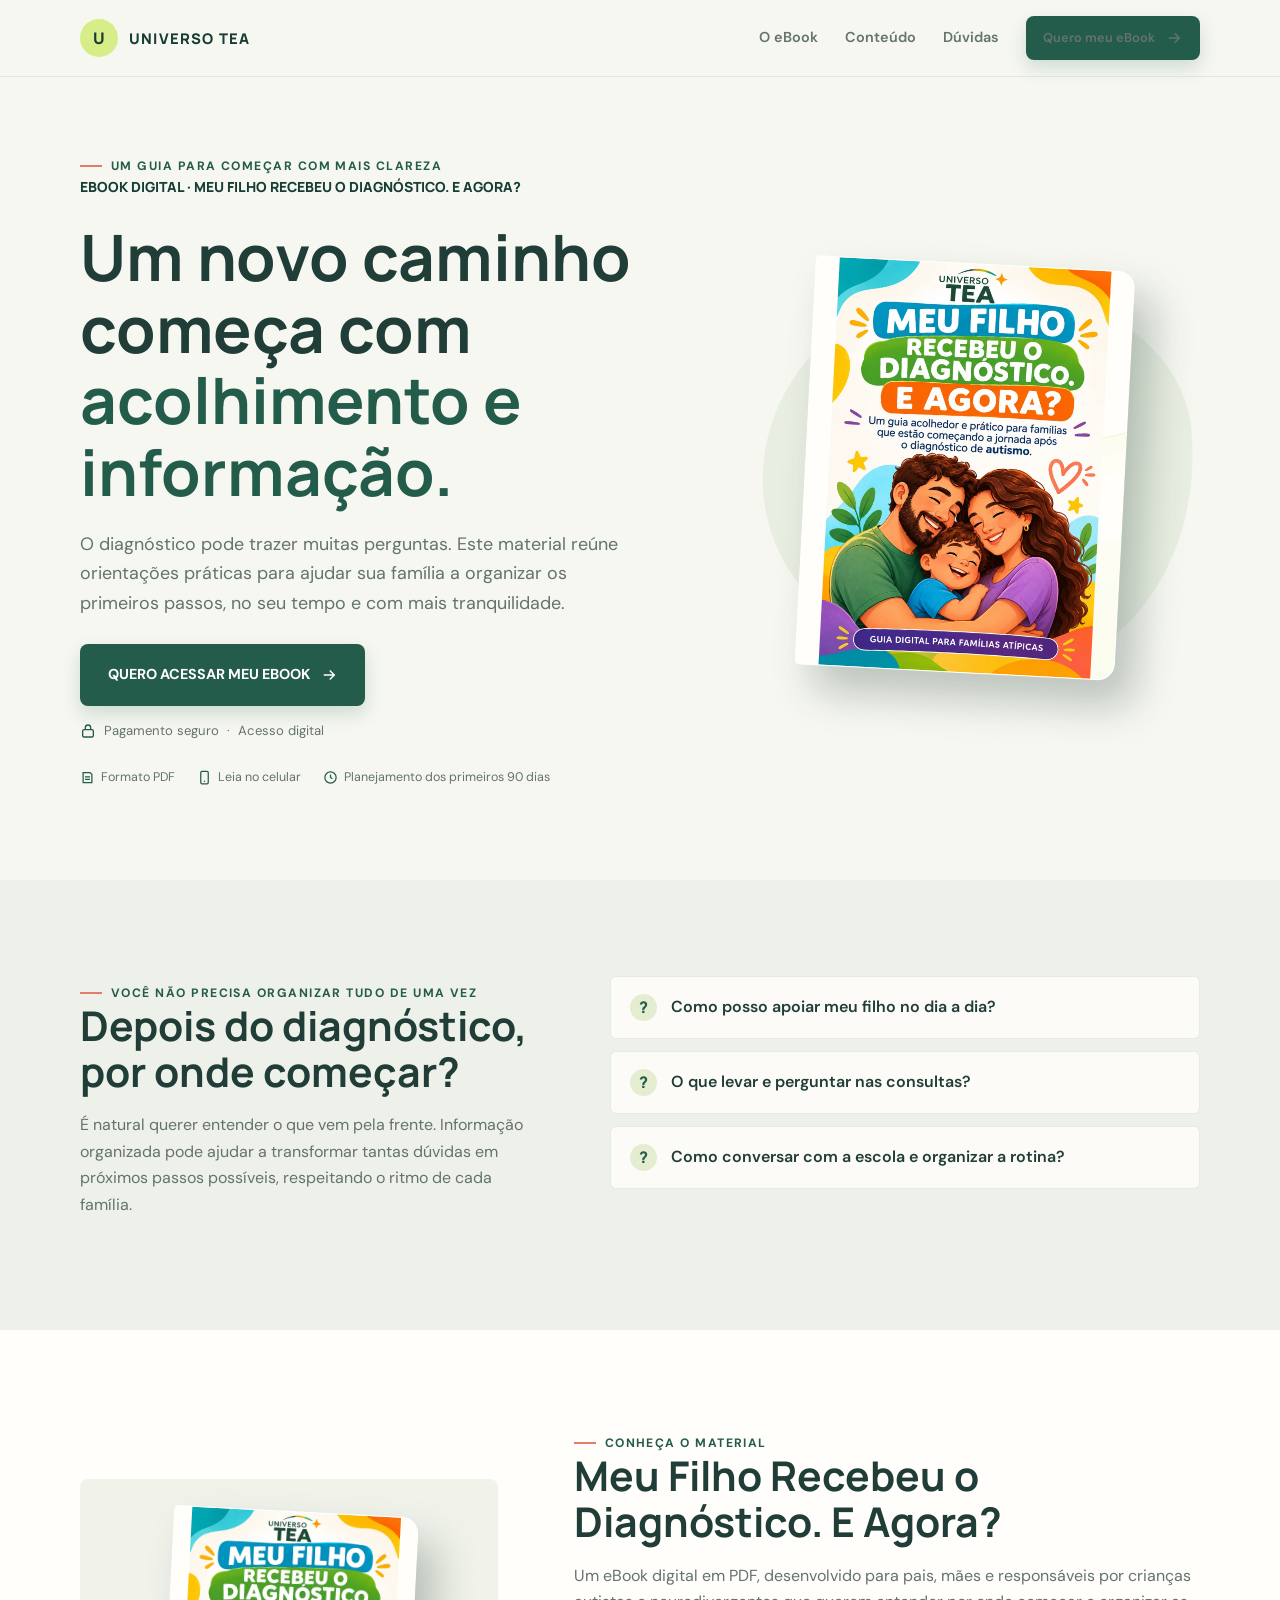
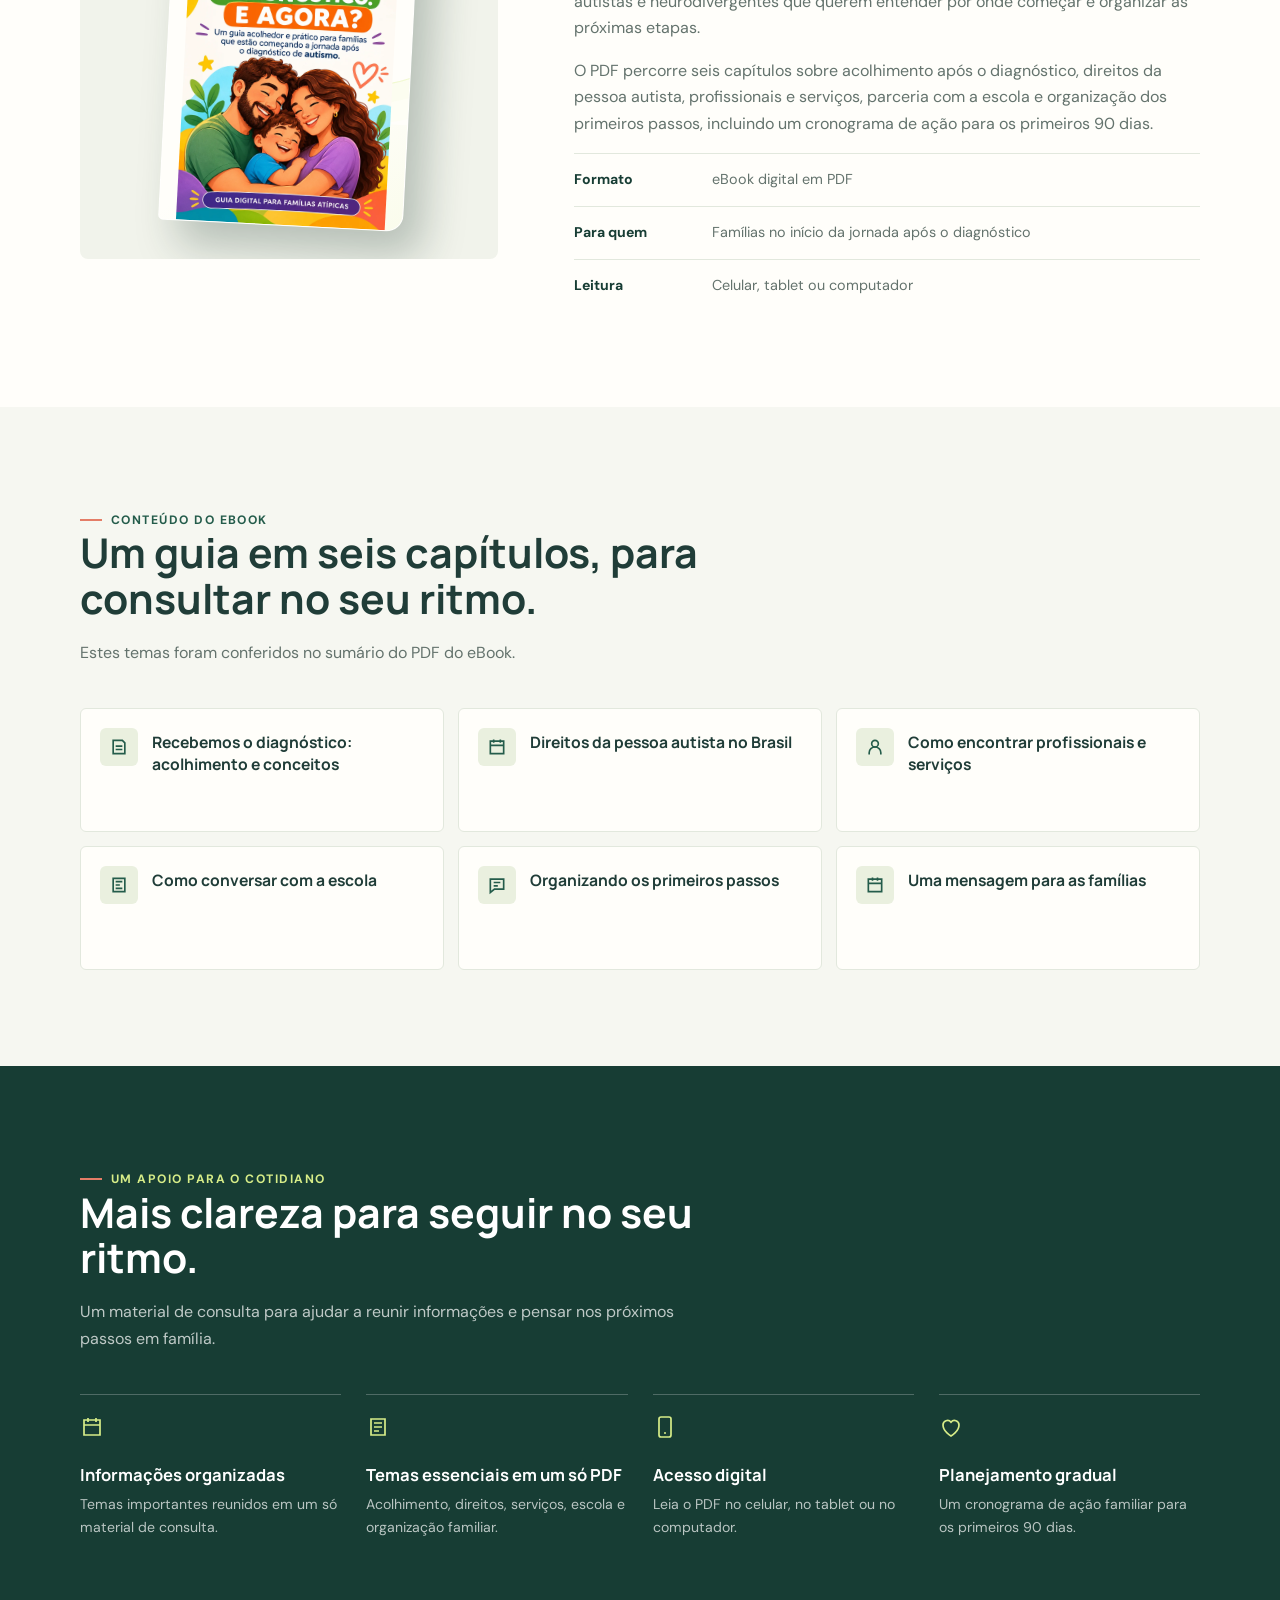
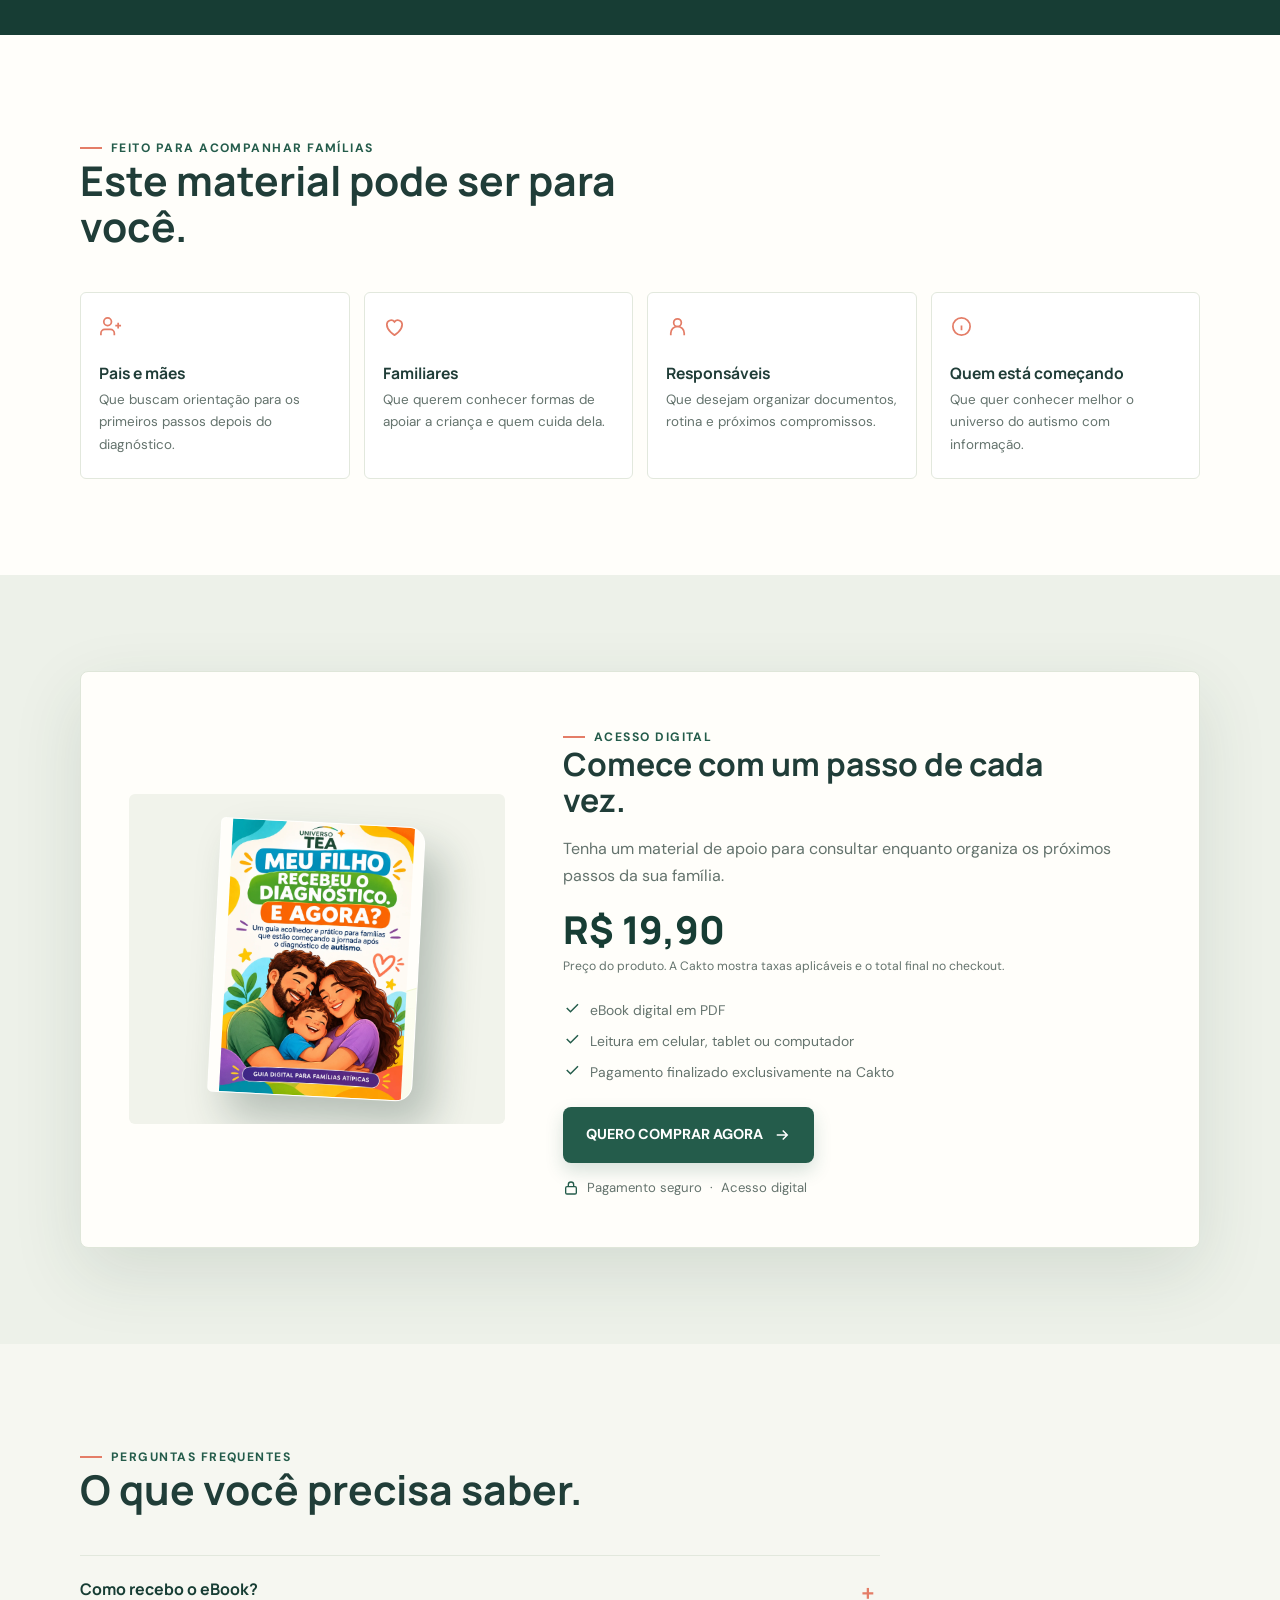
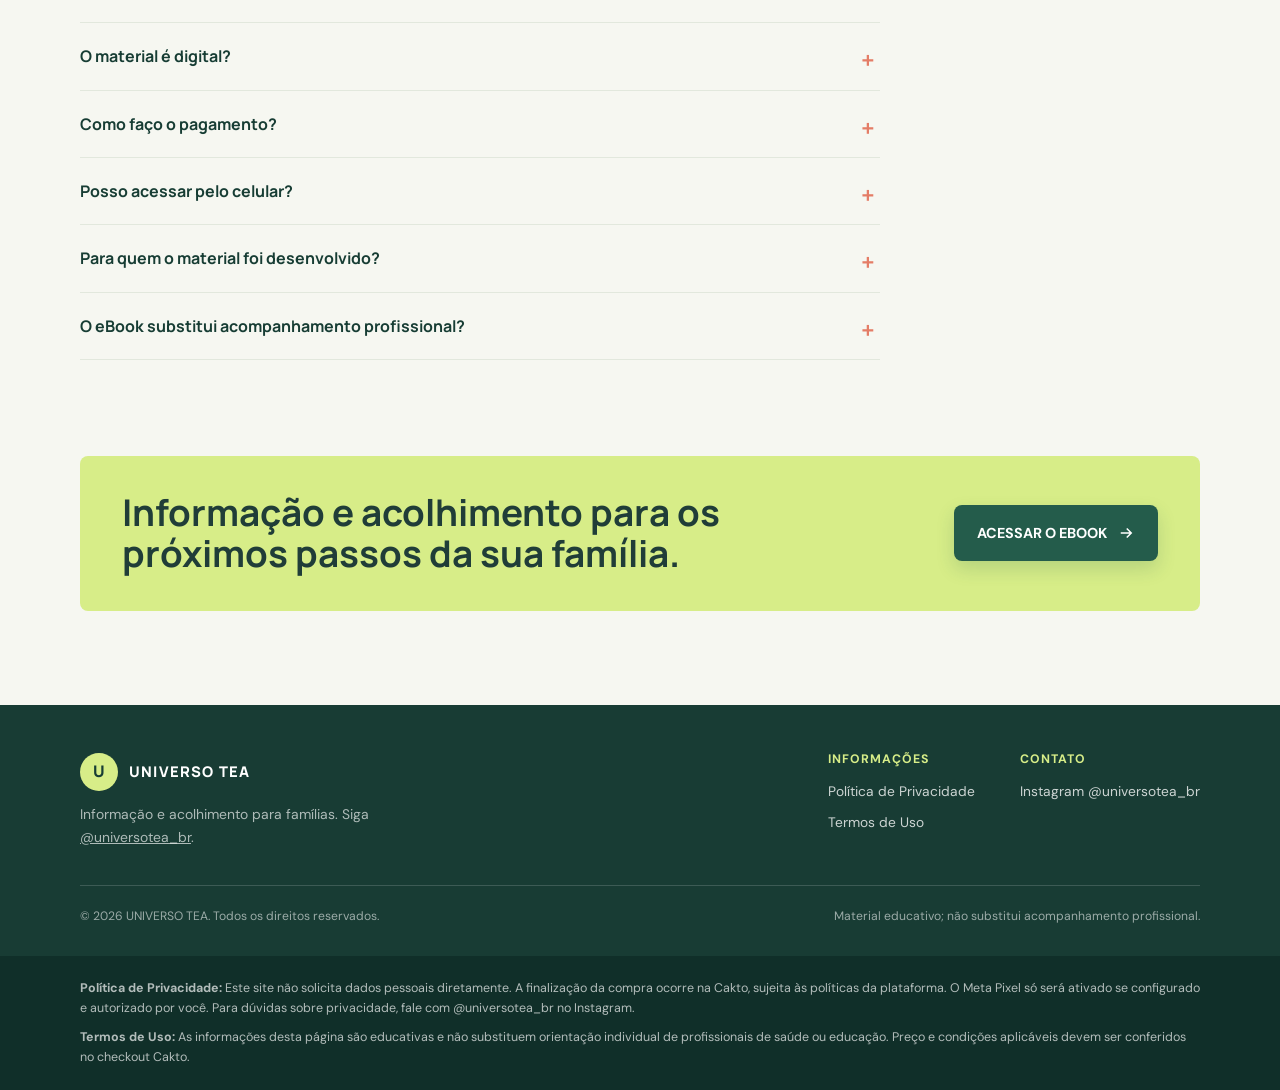
<file: Documentos/Projetos/UNIVERSOTEA/Universo_tea_site/index.html>
<!DOCTYPE html>
<html lang="pt-BR">

<head>
    <meta charset="utf-8">
    <meta name="viewport" content="width=device-width, initial-scale=1, viewport-fit=cover">
    <meta name="theme-color" content="#f6f7f1">
    <title>Meu Filho Recebeu o Diagnóstico. E Agora? | UNIVERSO TEA</title>
    <meta name="description"
        content="Um eBook digital para ajudar famílias a organizar os primeiros passos após o diagnóstico de autismo, com informação clara e acolhimento.">
    <meta property="og:type" content="product">
    <meta property="og:title" content="Meu Filho Recebeu o Diagnóstico. E Agora? | UNIVERSO TEA">
    <meta property="og:description"
        content="Um guia digital para apoiar famílias com clareza e acolhimento nos primeiros passos após o diagnóstico.">
    <meta property="og:image" content="assets/capa-ebook.webp">
    <meta property="og:image:alt" content="Capa do eBook Meu Filho Recebeu o Diagnóstico. E Agora?, da UNIVERSO TEA">
    <meta property="og:site_name" content="UNIVERSO TEA">
    <meta property="og:locale" content="pt_BR">
    <meta name="twitter:card" content="summary">
    <link rel="preconnect" href="https://fonts.googleapis.com">
    <link rel="preconnect" href="https://fonts.gstatic.com" crossorigin>
    <link
        href="https://fonts.googleapis.com/css2?family=DM+Sans:wght@400;500;600;700&family=Manrope:wght@400;500;600;700;800&display=swap"
        rel="stylesheet">
    <style>
        :root {
            color-scheme: light;
            --ink: #203d38;
            --muted: #64736d;
            --paper: #f6f7f1;
            --surface: #fffefa;
            --green: #245c4b;
            --green-deep: #173d34;
            --lime: #d7ed88;
            --coral: #e47d67;
            --line: #e2e8dd;
            --shadow: 0 24px 70px rgba(36, 68, 51, .12);
            --font-body: "DM Sans", sans-serif;
            --font-display: "Manrope", sans-serif;
            font-family: var(--font-body);
            color: var(--ink);
            background: var(--paper);
            scroll-behavior: smooth;
            scroll-padding-top: 84px;
        }

        *,
        *::before,
        *::after {
            box-sizing: border-box;
        }

        body {
            margin: 0;
            background: var(--paper);
            font-size: 16px;
            line-height: 1.65;
        }

        img {
            display: block;
            max-width: 100%;
        }

        a {
            color: inherit;
        }

        button {
            font: inherit;
        }

        .wrap {
            width: min(1120px, calc(100% - 48px));
            margin-inline: auto;
        }

        .eyebrow {
            display: inline-flex;
            align-items: center;
            gap: 9px;
            color: var(--green);
            font-size: .76rem;
            font-weight: 700;
            letter-spacing: .12em;
            text-transform: uppercase;
        }

        .eyebrow::before {
            width: 22px;
            height: 2px;
            content: "";
            background: var(--coral);
        }

        h1,
        h2,
        h3,
        p {
            margin-top: 0;
        }

        h1,
        h2,
        h3 {
            font-family: var(--font-display);
            letter-spacing: 0;
            line-height: 1.12;
        }

        h1 {
            max-width: 700px;
            margin-bottom: 22px;
            font-size: clamp(2.6rem, 5vw, 4.65rem);
            font-weight: 700;
        }

        h2 {
            margin-bottom: 18px;
            font-size: clamp(2rem, 3.2vw, 3rem);
            font-weight: 700;
        }

        h3 {
            font-size: 1.15rem;
        }

        .section {
            padding-block: 96px;
        }

        .section-head {
            max-width: 640px;
            margin-bottom: 42px;
        }

        .section-head p,
        .muted {
            color: var(--muted);
        }

        .topbar {
            position: sticky;
            z-index: 20;
            top: 0;
            border-bottom: 1px solid rgba(32, 61, 56, .08);
            background: rgba(246, 247, 241, .92);
            backdrop-filter: blur(14px);
        }

        .nav {
            min-height: 76px;
            display: flex;
            align-items: center;
            justify-content: space-between;
            gap: 20px;
        }

        .brand {
            display: inline-flex;
            align-items: center;
            gap: 11px;
            color: var(--green-deep);
            text-decoration: none;
        }

        .brand-mark {
            display: grid;
            width: 38px;
            height: 38px;
            place-items: center;
            border-radius: 50%;
            background: var(--lime);
            color: var(--green-deep);
            font-family: var(--font-display);
            font-weight: 800;
        }

        .brand-name {
            font-family: var(--font-display);
            font-size: .92rem;
            font-weight: 800;
            letter-spacing: .08em;
        }

        .nav-links {
            display: flex;
            align-items: center;
            gap: 27px;
        }

        .nav-links a {
            color: var(--muted);
            font-size: .9rem;
            font-weight: 600;
            text-decoration: none;
        }

        .nav-links a:hover {
            color: var(--green);
        }

        .nav-toggle {
            display: none;
            width: 44px;
            height: 44px;
            border: 1px solid var(--line);
            border-radius: 50%;
            background: var(--surface);
            color: var(--ink);
            cursor: pointer;
        }

        .button {
            display: inline-flex;
            min-height: 56px;
            align-items: center;
            justify-content: center;
            gap: 10px;
            padding: 15px 23px;
            border: 0;
            border-radius: 8px;
            background: var(--green);
            box-shadow: 0 8px 18px rgba(36, 92, 75, .18);
            color: white;
            font-size: .9rem;
            font-weight: 700;
            text-align: center;
            text-decoration: none;
            transition: background .2s, transform .2s, box-shadow .2s;
            cursor: pointer;
        }

        .button:hover {
            transform: translateY(-2px);
            background: var(--green-deep);
            box-shadow: 0 12px 24px rgba(36, 92, 75, .22);
        }

        .button:focus-visible,
        a:focus-visible,
        button:focus-visible,
        summary:focus-visible {
            outline: 3px solid var(--coral);
            outline-offset: 3px;
        }

        .button svg {
            width: 18px;
            height: 18px;
            flex: none;
        }

        .nav .button {
            min-height: 44px;
            padding: 10px 17px;
            font-size: .8rem;
        }

        .hero {
            position: relative;
            overflow: hidden;
            padding-block: 72px 92px;
        }

        .hero::before {
            position: absolute;
            z-index: -1;
            top: 4%;
            right: -9%;
            width: 46vw;
            height: 46vw;
            max-width: 620px;
            max-height: 620px;
            border-radius: 50%;
            background: radial-gradient(circle, rgba(215, 237, 136, .52) 0%, rgba(215, 237, 136, 0) 69%);
            content: "";
        }

        .hero-grid {
            display: grid;
            grid-template-columns: minmax(0, 1.12fr) minmax(330px, .88fr);
            align-items: center;
            gap: 52px;
        }

        .hero-copy {
            animation: rise .65s ease both;
        }

        .hero-copy h1 em {
            color: var(--green);
            font-style: normal;
        }

        .hero-copy .lead {
            max-width: 570px;
            margin-bottom: 26px;
            color: var(--muted);
            font-size: 1.12rem;
        }

        .product-name {
            margin-bottom: 22px;
            color: var(--green-deep);
            font-family: var(--font-display);
            font-size: .87rem;
            font-weight: 800;
        }

        .button-main {
            min-width: 285px;
            min-height: 62px;
        }

        .trust-note {
            display: flex;
            align-items: center;
            gap: 8px;
            margin: 14px 0 0;
            color: var(--muted);
            font-size: .82rem;
        }

        .trust-note svg {
            width: 16px;
            height: 16px;
            color: var(--green);
        }

        .hero-art {
            position: relative;
            display: grid;
            min-height: 450px;
            place-items: center;
            animation: rise .8s .08s ease both;
        }

        .art-wash {
            position: absolute;
            inset: 9% 1% 4% 7%;
            transform: rotate(-5deg);
            border-radius: 48% 52% 43% 57% / 49% 42% 58% 51%;
            background: #e9eee2;
        }

        .book {
            position: relative;
            width: min(320px, 72vw);
            min-height: 410px;
            overflow: hidden;
            padding: 36px 29px;
            transform: rotate(3deg);
            border: 1px solid rgba(255, 255, 255, .55);
            border-radius: 5px 17px 17px 5px;
            background: linear-gradient(147deg, #335f50, #173d34 75%);
            box-shadow: 20px 24px 42px rgba(26, 57, 44, .27), inset 6px 0 0 rgba(255, 255, 255, .08);
            color: white;
        }

        .book::before {
            position: absolute;
            top: -56px;
            right: -70px;
            width: 225px;
            height: 225px;
            border: 1px solid rgba(215, 237, 136, .35);
            border-radius: 50%;
            box-shadow: 0 0 0 18px rgba(215, 237, 136, .05), 0 0 0 38px rgba(215, 237, 136, .04);
            content: "";
        }

        .book::after {
            position: absolute;
            right: 0;
            bottom: 0;
            width: 100%;
            height: 34%;
            background: linear-gradient(145deg, transparent 35%, rgba(215, 237, 136, .12));
            content: "";
        }

        .book-cover-image {
            position: absolute;
            z-index: 2;
            inset: 0;
            width: 100%;
            height: 100%;
            object-fit: contain;
        }

        .book.cover-art {
            padding: 0;
            background: var(--surface);
        }

        .book-kicker {
            position: relative;
            z-index: 1;
            display: block;
            color: var(--lime);
            font-size: .68rem;
            font-weight: 700;
            letter-spacing: .16em;
            text-transform: uppercase;
        }

        .book h2 {
            position: relative;
            z-index: 1;
            margin-top: 74px;
            margin-bottom: 16px;
            font-size: 2rem;
            line-height: 1.1;
        }

        .book p {
            position: relative;
            z-index: 1;
            max-width: 210px;
            color: rgba(255, 255, 255, .78);
            font-size: .89rem;
        }

        .book-bottom {
            position: absolute;
            z-index: 1;
            bottom: 25px;
            left: 29px;
            color: rgba(255, 255, 255, .9);
            font-family: var(--font-display);
            font-size: .71rem;
            font-weight: 800;
            letter-spacing: .13em;
        }

        .hero-facts {
            display: flex;
            flex-wrap: wrap;
            gap: 9px 22px;
            margin-top: 25px;
            color: var(--muted);
            font-size: .78rem;
        }

        .hero-facts span {
            display: inline-flex;
            align-items: center;
            gap: 6px;
        }

        .hero-facts svg {
            width: 15px;
            height: 15px;
            color: var(--green);
        }

        .problem {
            background: #edf1e9;
        }

        .problem-grid {
            display: grid;
            grid-template-columns: .87fr 1.13fr;
            gap: 76px;
            align-items: start;
        }

        .problem-copy p {
            color: var(--muted);
        }

        .question-list {
            display: grid;
            gap: 12px;
        }

        .question {
            display: flex;
            align-items: flex-start;
            gap: 14px;
            padding: 17px 19px;
            border: 1px solid rgba(36, 92, 75, .1);
            border-radius: 6px;
            background: rgba(255, 254, 250, .8);
            font-weight: 600;
        }

        .question-mark {
            display: grid;
            width: 27px;
            height: 27px;
            flex: none;
            place-items: center;
            border-radius: 50%;
            background: #e4edcf;
            color: var(--green);
            font-family: var(--font-display);
            font-weight: 800;
        }

        .product {
            background: var(--surface);
        }

        .product-grid {
            display: grid;
            grid-template-columns: .8fr 1.2fr;
            gap: 76px;
            align-items: center;
        }

        .product-visual {
            position: relative;
            display: grid;
            min-height: 380px;
            place-items: center;
            overflow: hidden;
            border-radius: 8px;
            background: #f1f3eb;
        }

        .product-visual .book {
            width: 245px;
            min-height: 315px;
            padding: 28px 24px;
        }

        .product-visual .book h2 {
            margin-top: 55px;
            font-size: 1.62rem;
        }

        .product-visual .book-bottom {
            bottom: 20px;
            left: 24px;
        }

        .product-copy p {
            color: var(--muted);
        }

        .detail-row {
            display: flex;
            gap: 12px;
            padding-block: 14px;
            border-top: 1px solid var(--line);
        }

        .detail-row strong {
            width: 126px;
            flex: none;
            color: var(--green-deep);
            font-size: .88rem;
        }

        .detail-row span {
            color: var(--muted);
            font-size: .9rem;
        }

        .contents {
            background: #f6f7f1;
        }

        .contents-grid {
            display: grid;
            grid-template-columns: repeat(3, 1fr);
            gap: 14px;
        }

        .content-item {
            display: flex;
            min-height: 124px;
            gap: 14px;
            padding: 19px;
            border: 1px solid var(--line);
            border-radius: 6px;
            background: var(--surface);
        }

        .content-icon {
            display: grid;
            width: 38px;
            height: 38px;
            flex: none;
            place-items: center;
            border-radius: 6px;
            background: #eaf0df;
            color: var(--green);
        }

        .content-icon svg {
            width: 20px;
            height: 20px;
        }

        .content-item h3 {
            margin: 4px 0 0;
            font-size: .98rem;
            line-height: 1.4;
        }

        .benefits {
            background: var(--green-deep);
            color: white;
        }

        .benefits .eyebrow {
            color: var(--lime);
        }

        .benefits .section-head p {
            color: rgba(255, 255, 255, .72);
        }

        .benefits-grid {
            display: grid;
            grid-template-columns: repeat(4, 1fr);
            gap: 25px;
        }

        .benefit {
            padding-top: 20px;
            border-top: 1px solid rgba(255, 255, 255, .24);
        }

        .benefit svg {
            width: 24px;
            height: 24px;
            margin-bottom: 19px;
            color: var(--lime);
        }

        .benefit h3 {
            margin-bottom: 8px;
            font-size: 1.04rem;
        }

        .benefit p {
            margin-bottom: 0;
            color: rgba(255, 255, 255, .7);
            font-size: .88rem;
        }

        .audience {
            background: var(--surface);
        }

        .audience-grid {
            display: grid;
            grid-template-columns: repeat(4, 1fr);
            gap: 14px;
        }

        .audience-item {
            padding: 22px 18px;
            border: 1px solid var(--line);
            border-radius: 6px;
            background: #fff;
        }

        .audience-item svg {
            width: 23px;
            height: 23px;
            margin-bottom: 18px;
            color: var(--coral);
        }

        .audience-item h3 {
            margin-bottom: 7px;
            font-size: .98rem;
        }

        .audience-item p {
            margin-bottom: 0;
            color: var(--muted);
            font-size: .84rem;
        }

        .offer {
            background: #edf1e9;
        }

        .offer-panel {
            display: grid;
            grid-template-columns: .78fr 1.22fr;
            gap: 58px;
            align-items: center;
            padding: 48px;
            border: 1px solid #dfe6d9;
            border-radius: 8px;
            background: var(--surface);
            box-shadow: var(--shadow);
        }

        .offer-book {
            display: grid;
            min-height: 330px;
            place-items: center;
            overflow: hidden;
            border-radius: 6px;
            background: #f1f3eb;
        }

        .offer-book .book {
            width: 205px;
            min-height: 275px;
            padding: 23px 20px;
        }

        .offer-book .book h2 {
            margin-top: 44px;
            font-size: 1.42rem;
        }

        .offer-book .book-bottom {
            bottom: 18px;
            left: 20px;
            font-size: .6rem;
        }

        .offer-copy h2 {
            max-width: 510px;
            font-size: 2rem;
        }

        .offer-copy>p {
            color: var(--muted);
        }

        .offer-price {
            margin-block: 20px 5px;
            color: var(--green-deep);
            font-family: var(--font-display);
            font-size: 2.4rem;
            font-weight: 800;
            line-height: 1.1;
        }

        .price-note {
            color: var(--muted);
            font-size: .76rem;
        }

        .offer-points {
            display: grid;
            gap: 8px;
            margin: 23px 0;
            padding: 0;
            list-style: none;
        }

        .offer-points li {
            display: flex;
            gap: 9px;
            color: var(--muted);
            font-size: .87rem;
        }

        .offer-points svg {
            width: 18px;
            height: 18px;
            flex: none;
            color: var(--green);
        }

        .faq {
            background: var(--paper);
        }

        .faq-list {
            max-width: 800px;
        }

        .faq details {
            border-top: 1px solid var(--line);
        }

        .faq details:last-child {
            border-bottom: 1px solid var(--line);
        }

        .faq summary {
            position: relative;
            padding: 20px 36px 20px 0;
            color: var(--green-deep);
            font-family: var(--font-display);
            font-size: 1rem;
            font-weight: 700;
            cursor: pointer;
            list-style: none;
        }

        .faq summary::-webkit-details-marker {
            display: none;
        }

        .faq summary::after {
            position: absolute;
            top: 17px;
            right: 5px;
            color: var(--coral);
            font-size: 1.5rem;
            content: "+";
        }

        .faq details[open] summary::after {
            content: "−";
        }

        .faq details p {
            max-width: 690px;
            padding: 0 20px 18px 0;
            margin-bottom: 0;
            color: var(--muted);
        }

        .closing {
            padding-block: 0 94px;
            background: var(--paper);
        }

        .closing-panel {
            display: flex;
            align-items: center;
            justify-content: space-between;
            gap: 30px;
            padding: 36px 42px;
            border-radius: 8px;
            background: var(--lime);
        }

        .closing-panel h2 {
            max-width: 630px;
            margin-bottom: 0;
            font-size: clamp(1.6rem, 3vw, 2.3rem);
        }

        .footer {
            padding: 48px 0 30px;
            background: #183c34;
            color: white;
        }

        .footer-grid {
            display: grid;
            grid-template-columns: 1fr auto auto;
            gap: 45px;
        }

        .footer .brand {
            color: white;
        }

        .footer-brand p {
            max-width: 310px;
            margin: 12px 0 0;
            color: rgba(255, 255, 255, .65);
            font-size: .87rem;
        }

        .footer h3 {
            margin-bottom: 14px;
            color: var(--lime);
            font-family: var(--font-body);
            font-size: .77rem;
            letter-spacing: .08em;
            text-transform: uppercase;
        }

        .footer-links {
            display: grid;
            gap: 8px;
        }

        .footer-links a {
            color: rgba(255, 255, 255, .78);
            font-size: .86rem;
            text-decoration: none;
        }

        .footer-links a:hover {
            color: white;
            text-decoration: underline;
        }

        .footer-bottom {
            display: flex;
            justify-content: space-between;
            gap: 20px;
            margin-top: 36px;
            padding-top: 20px;
            border-top: 1px solid rgba(255, 255, 255, .16);
            color: rgba(255, 255, 255, .57);
            font-size: .76rem;
        }

        .legal {
            padding-block: 22px;
            background: #102f29;
            color: rgba(255, 255, 255, .68);
            font-size: .78rem;
        }

        .legal p {
            margin-bottom: 8px;
        }

        .legal p:last-child {
            margin-bottom: 0;
        }

        .mobile-buy {
            display: none;
        }

        .consent {
            position: fixed;
            z-index: 50;
            right: 20px;
            bottom: 20px;
            left: 20px;
            display: none;
            max-width: 620px;
            margin-inline: auto;
            padding: 17px 19px;
            border: 1px solid var(--line);
            border-radius: 8px;
            background: var(--surface);
            box-shadow: var(--shadow);
        }

        .consent.visible {
            display: flex;
            align-items: center;
            justify-content: space-between;
            gap: 18px;
        }

        .consent p {
            margin: 0;
            color: var(--muted);
            font-size: .8rem;
        }

        .consent-actions {
            display: flex;
            flex: none;
            gap: 8px;
        }

        .consent button {
            min-height: 42px;
            padding: 9px 14px;
            border: 0;
            border-radius: 6px;
            background: var(--green);
            color: white;
            font-weight: 700;
            cursor: pointer;
        }

        .consent button.secondary {
            border: 1px solid var(--line);
            background: transparent;
            color: var(--ink);
        }

        .reveal {
            animation: rise .6s ease both;
        }

        @keyframes rise {
            from {
                opacity: 0;
                transform: translateY(14px);
            }

            to {
                opacity: 1;
                transform: translateY(0);
            }
        }

        @media (max-width: 900px) {
            .wrap {
                width: min(100% - 40px, 700px);
            }

            .section {
                padding-block: 76px;
            }

            .nav-links {
                gap: 16px;
            }

            .nav-links a:not(.button) {
                display: none;
            }

            .hero-grid {
                grid-template-columns: 1fr .78fr;
                gap: 20px;
            }

            .hero-art {
                min-height: 385px;
            }

            .book {
                width: 280px;
                min-height: 365px;
            }

            .book h2 {
                margin-top: 54px;
                font-size: 1.8rem;
            }

            .problem-grid,
            .product-grid {
                gap: 42px;
            }

            .contents-grid {
                grid-template-columns: repeat(2, 1fr);
            }

            .benefits-grid,
            .audience-grid {
                grid-template-columns: repeat(2, 1fr);
            }

            .audience-grid {
                grid-template-columns: repeat(2, minmax(0, 1fr));
            }

            .offer-panel {
                gap: 34px;
                padding: 34px;
            }
        }

        @media (max-width: 620px) {
            body {
                padding-bottom: calc(76px + env(safe-area-inset-bottom, 0px));
                font-size: 15px;
            }

            .wrap {
                width: calc(100% - 36px);
            }

            .section {
                padding-block: 66px;
            }

            .section-head {
                margin-bottom: 29px;
            }

            .nav {
                min-height: 64px;
            }

            .brand-mark {
                width: 34px;
                height: 34px;
            }

            .brand-name {
                font-size: .82rem;
            }

            .nav .button {
                display: none;
            }

            .nav-toggle {
                display: grid;
                place-items: center;
            }

            .nav-links {
                position: absolute;
                top: 63px;
                right: 0;
                left: 0;
                display: none;
                align-items: stretch;
                gap: 0;
                padding: 8px 20px 16px;
                border-bottom: 1px solid var(--line);
                background: var(--paper);
            }

            .nav-links.open {
                display: flex;
                flex-direction: column;
            }

            .nav-links a:not(.button) {
                display: block;
                padding: 12px 0;
                border-bottom: 1px solid var(--line);
            }

            .hero {
                padding-block: 48px 50px;
            }

            .hero-grid {
                grid-template-columns: minmax(0, 1fr);
                gap: 18px;
            }

            .hero-grid>*,
            .hero-art {
                min-width: 0;
                max-width: 100%;
            }

            .hero-art {
                overflow: hidden;
            }

            h1 {
                max-width: 560px;
                font-size: clamp(2.45rem, 10.5vw, 3.35rem);
            }

            .hero-copy .lead {
                font-size: 1rem;
            }

            .button-main {
                width: 100%;
                min-width: 0;
            }

            .hero-art {
                min-height: 355px;
                margin-top: 4px;
            }

            .book {
                width: 250px;
                max-width: calc(100% - 32px);
                min-height: 325px;
                padding: 29px 24px;
            }

            .audience-grid {
                grid-template-columns: repeat(2, minmax(0, 1fr));
            }

            .book h2 {
                margin-top: 49px;
                font-size: 1.72rem;
            }

            .book-bottom {
                left: 24px;
            }

            .hero-facts {
                gap: 8px 15px;
                font-size: .74rem;
            }

            .problem-grid,
            .product-grid {
                grid-template-columns: 1fr;
                gap: 25px;
            }

            .question {
                padding: 14px;
                font-size: .9rem;
            }

            .product-visual {
                min-height: 330px;
            }

            .detail-row {
                gap: 8px;
            }

            .detail-row strong {
                width: 105px;
                font-size: .82rem;
            }

            .detail-row span {
                font-size: .84rem;
            }

            .contents-grid {
                grid-template-columns: 1fr;
                gap: 10px;
            }

            .content-item {
                min-height: 0;
                padding: 15px;
            }

            .benefits-grid,
            .audience-grid {
                grid-template-columns: 1fr 1fr;
                gap: 18px 13px;
            }

            .audience-grid {
                grid-template-columns: repeat(2, minmax(0, 1fr));
            }

            .benefit {
                padding-top: 15px;
            }

            .benefit svg {
                margin-bottom: 11px;
            }

            .benefit h3 {
                font-size: .96rem;
            }

            .benefit p,
            .audience-item p {
                font-size: .8rem;
            }

            .audience-item {
                padding: 17px 14px;
            }

            .audience-item svg {
                margin-bottom: 12px;
            }

            .offer-panel {
                grid-template-columns: 1fr;
                gap: 26px;
                padding: 20px;
            }

            .offer-book {
                min-height: 285px;
            }

            .offer-copy h2 {
                font-size: 1.75rem;
            }

            .offer-copy .button {
                width: 100%;
            }

            .closing {
                padding-bottom: 66px;
            }

            .closing-panel {
                align-items: stretch;
                flex-direction: column;
                padding: 27px 22px;
            }

            .closing-panel .button {
                width: 100%;
            }

            .footer-grid {
                grid-template-columns: 1fr 1fr;
                gap: 28px 18px;
            }

            .footer-brand {
                grid-column: 1 / -1;
            }

            .footer-bottom {
                flex-direction: column;
                gap: 5px;
            }

            .mobile-buy {
                position: fixed;
                z-index: 30;
                right: 0;
                bottom: 0;
                left: 0;
                display: flex;
                align-items: center;
                justify-content: space-between;
                gap: 12px;
                padding: 10px 18px calc(10px + env(safe-area-inset-bottom, 0px));
                border-top: 1px solid var(--line);
                background: rgba(255, 254, 250, .97);
                backdrop-filter: blur(12px);
            }

            .mobile-price {
                color: var(--green-deep);
                font-family: var(--font-display);
                font-size: 1.03rem;
                font-weight: 800;
                white-space: nowrap;
            }

            .mobile-buy .button {
                min-height: 46px;
                padding: 10px 14px;
                font-size: .76rem;
            }

            .consent.visible {
                align-items: stretch;
                flex-direction: column;
            }
        }

        @media (prefers-reduced-motion: reduce) {

            *,
            *::before,
            *::after {
                scroll-behavior: auto !important;
                animation-duration: .01ms !important;
                animation-iteration-count: 1 !important;
                transition-duration: .01ms !important;
            }
        }
    </style>
</head>

<body>
    <header class="topbar">
        <div class="wrap nav">
            <a class="brand" href="#inicio" aria-label="UNIVERSO TEA, início"><span class="brand-mark"
                    aria-hidden="true">U</span><span class="brand-name">UNIVERSO TEA</span></a>
            <nav class="nav-links" id="nav-links" aria-label="Navegação principal">
                <a href="#sobre">O eBook</a>
                <a href="#conteudo">Conteúdo</a>
                <a href="#faq">Dúvidas</a>
                <a class="button" href="https://pay.cakto.com.br/cedfhfy_1283041" data-checkout>Quero meu eBook <svg
                        viewBox="0 0 24 24" fill="none" stroke="currentColor" stroke-width="2">
                        <path d="M5 12h14M13 6l6 6-6 6" />
                    </svg></a>
            </nav>
            <button class="nav-toggle" type="button" aria-label="Abrir menu" aria-expanded="false"
                aria-controls="nav-links"><svg width="20" height="20" viewBox="0 0 24 24" fill="none"
                    stroke="currentColor" stroke-width="2">
                    <path d="M4 7h16M4 12h16M4 17h16" />
                </svg></button>
        </div>
    </header>

    <main>
        <section class="hero" id="inicio">
            <div class="wrap hero-grid">
                <div class="hero-copy">
                    <span class="eyebrow">Um guia para começar com mais clareza</span>
                    <p class="product-name">EBOOK DIGITAL · MEU FILHO RECEBEU O DIAGNÓSTICO. E AGORA?</p>
                    <h1>Um novo caminho começa com <em>acolhimento e informação.</em></h1>
                    <p class="lead">O diagnóstico pode trazer muitas perguntas. Este material reúne orientações práticas
                        para ajudar sua família a organizar os primeiros passos, no seu tempo e com mais tranquilidade.
                    </p>
                    <a class="button button-main" href="https://pay.cakto.com.br/cedfhfy_1283041" data-checkout>QUERO
                        ACESSAR MEU EBOOK <svg viewBox="0 0 24 24" fill="none" stroke="currentColor" stroke-width="2">
                            <path d="M5 12h14M13 6l6 6-6 6" />
                        </svg></a>
                    <p class="trust-note"><svg viewBox="0 0 24 24" fill="none" stroke="currentColor" stroke-width="2">
                            <rect x="4" y="10" width="16" height="11" rx="2" />
                            <path d="M8 10V7a4 4 0 0 1 8 0v3" />
                        </svg>Pagamento seguro <span aria-hidden="true">·</span> Acesso digital</p>
                    <div class="hero-facts"><span><svg viewBox="0 0 24 24" fill="none" stroke="currentColor"
                                stroke-width="2">
                                <path d="M5 4h11l3 3v13H5zM8 11h8M8 15h8" />
                            </svg>Formato PDF</span><span><svg viewBox="0 0 24 24" fill="none" stroke="currentColor"
                                stroke-width="2">
                                <rect x="6" y="2" width="12" height="20" rx="2" />
                                <path d="M11 18h2" />
                            </svg>Leia no celular</span><span><svg viewBox="0 0 24 24" fill="none" stroke="currentColor"
                                stroke-width="2">
                                <circle cx="12" cy="12" r="9" />
                                <path d="M12 7v5l3 2" />
                            </svg>Planejamento dos primeiros 90 dias</span></div>
                </div>
                <div class="hero-art" aria-label="Capa do eBook Meu Filho Recebeu o Diagnóstico. E Agora?">
                    <div class="art-wash" aria-hidden="true"></div>
                    <div class="book cover-art"><img class="book-cover-image" src="assets/capa-ebook.webp"
                            alt="Capa do eBook Meu Filho Recebeu o Diagnóstico. E Agora?" width="1024" height="1536"
                            fetchpriority="high"></div>
                </div>
            </div>
        </section>

        <section class="section problem" aria-labelledby="problem-title">
            <div class="wrap problem-grid">
                <div class="problem-copy"><span class="eyebrow">Você não precisa organizar tudo de uma vez</span>
                    <h2 id="problem-title">Depois do diagnóstico, por onde começar?</h2>
                    <p>É natural querer entender o que vem pela frente. Informação organizada pode ajudar a transformar
                        tantas dúvidas em próximos passos possíveis, respeitando o ritmo de cada família.</p>
                </div>
                <div class="question-list">
                    <div class="question"><span class="question-mark">?</span><span>Como posso apoiar meu filho no dia a
                            dia?</span></div>
                    <div class="question"><span class="question-mark">?</span><span>O que levar e perguntar nas
                            consultas?</span></div>
                    <div class="question"><span class="question-mark">?</span><span>Como conversar com a escola e
                            organizar a rotina?</span></div>
                </div>
            </div>
        </section>

        <section class="section product" id="sobre" aria-labelledby="product-title">
            <div class="wrap product-grid">
                <div class="product-visual" aria-label="Capa do eBook">
                    <div class="book cover-art"><img class="book-cover-image" src="assets/capa-ebook.webp"
                            alt="Capa do eBook Meu Filho Recebeu o Diagnóstico. E Agora?" width="1024" height="1536"
                            loading="lazy"></div>
                </div>
                <div class="product-copy"><span class="eyebrow">Conheça o material</span>
                    <h2 id="product-title">Meu Filho Recebeu o Diagnóstico. E Agora?</h2>
                    <p>Um eBook digital em PDF, desenvolvido para pais, mães e responsáveis por crianças autistas e
                        neurodivergentes que querem entender por onde começar e organizar as próximas etapas.</p>
                    <p>O PDF percorre seis capítulos sobre acolhimento após o diagnóstico, direitos da pessoa autista,
                        profissionais e serviços, parceria com a escola e organização dos primeiros passos, incluindo
                        um cronograma de ação para os primeiros 90 dias.</p>
                    <div class="detail-row"><strong>Formato</strong><span>eBook digital em PDF</span></div>
                    <div class="detail-row"><strong>Para quem</strong><span>Famílias no início da jornada após o
                            diagnóstico</span></div>
                    <div class="detail-row"><strong>Leitura</strong><span>Celular, tablet ou computador</span></div>
                </div>
            </div>
        </section>

        <section class="section contents" id="conteudo" aria-labelledby="contents-title">
            <div class="wrap">
                <div class="section-head"><span class="eyebrow">Conteúdo do eBook</span>
                    <h2 id="contents-title">Um guia em seis capítulos, para consultar no seu ritmo.</h2>
                    <p>Estes temas foram conferidos no sumário do PDF do eBook.</p>
                </div>
                <div class="contents-grid">
                    <article class="content-item"><span class="content-icon"><svg viewBox="0 0 24 24" fill="none"
                                stroke="currentColor" stroke-width="2">
                                <path d="M5 4h11l3 3v13H5zM8 11h8M8 15h8" />
                            </svg></span>
                        <h3>Recebemos o diagnóstico: acolhimento e conceitos</h3>
                    </article>
                    <article class="content-item"><span class="content-icon"><svg viewBox="0 0 24 24" fill="none"
                                stroke="currentColor" stroke-width="2">
                                <path d="M4 5h16v15H4zM8 3v4M16 3v4M4 10h16" />
                            </svg></span>
                        <h3>Direitos da pessoa autista no Brasil</h3>
                    </article>
                    <article class="content-item"><span class="content-icon"><svg viewBox="0 0 24 24" fill="none"
                                stroke="currentColor" stroke-width="2">
                                <circle cx="12" cy="8" r="4" />
                                <path d="M5 21v-2a7 7 0 0 1 14 0v2" />
                            </svg></span>
                        <h3>Como encontrar profissionais e serviços</h3>
                    </article>
                    <article class="content-item"><span class="content-icon"><svg viewBox="0 0 24 24" fill="none"
                                stroke="currentColor" stroke-width="2">
                                <path d="M5 4h14v16H5zM8 8h8M8 12h5M8 16h8" />
                            </svg></span>
                        <h3>Como conversar com a escola</h3>
                    </article>
                    <article class="content-item"><span class="content-icon"><svg viewBox="0 0 24 24" fill="none"
                                stroke="currentColor" stroke-width="2">
                                <path d="M4 5h16v12H9l-5 4zM8 9h8M8 13h5" />
                            </svg></span>
                        <h3>Organizando os primeiros passos</h3>
                    </article>
                    <article class="content-item"><span class="content-icon"><svg viewBox="0 0 24 24" fill="none"
                                stroke="currentColor" stroke-width="2">
                                <path d="M4 5h16v15H4zM4 10h16M9 3v4M15 3v4" />
                            </svg></span>
                        <h3>Uma mensagem para as famílias</h3>
                    </article>
                </div>
            </div>
        </section>

        <section class="section benefits" aria-labelledby="benefits-title">
            <div class="wrap">
                <div class="section-head"><span class="eyebrow">Um apoio para o cotidiano</span>
                    <h2 id="benefits-title">Mais clareza para seguir no seu ritmo.</h2>
                    <p>Um material de consulta para ajudar a reunir informações e pensar nos próximos passos em família.
                    </p>
                </div>
                <div class="benefits-grid">
                    <article class="benefit"><svg viewBox="0 0 24 24" fill="none" stroke="currentColor"
                            stroke-width="1.7">
                            <path d="M4 5h16v15H4zM8 3v4M16 3v4M4 10h16" />
                        </svg>
                        <h3>Informações organizadas</h3>
                        <p>Temas importantes reunidos em um só material de consulta.</p>
                    </article>
                    <article class="benefit"><svg viewBox="0 0 24 24" fill="none" stroke="currentColor"
                            stroke-width="1.7">
                            <path d="M5 4h14v16H5zM8 8h8M8 12h8M8 16h5" />
                        </svg>
                        <h3>Temas essenciais em um só PDF</h3>
                        <p>Acolhimento, direitos, serviços, escola e organização familiar.</p>
                    </article>
                    <article class="benefit"><svg viewBox="0 0 24 24" fill="none" stroke="currentColor"
                            stroke-width="1.7">
                            <rect x="6" y="2" width="12" height="20" rx="2" />
                            <path d="M11 18h2" />
                        </svg>
                        <h3>Acesso digital</h3>
                        <p>Leia o PDF no celular, no tablet ou no computador.</p>
                    </article>
                    <article class="benefit"><svg viewBox="0 0 24 24" fill="none" stroke="currentColor"
                            stroke-width="1.7">
                            <path d="M12 21s-8-4.5-8-11a4.5 4.5 0 0 1 8-2.8A4.5 4.5 0 0 1 20 10c0 6.5-8 11-8 11z" />
                        </svg>
                        <h3>Planejamento gradual</h3>
                        <p>Um cronograma de ação familiar para os primeiros 90 dias.</p>
                    </article>
                </div>
            </div>
        </section>

        <section class="section audience" aria-labelledby="audience-title">
            <div class="wrap">
                <div class="section-head"><span class="eyebrow">Feito para acompanhar famílias</span>
                    <h2 id="audience-title">Este material pode ser para você.</h2>
                </div>
                <div class="audience-grid">
                    <article class="audience-item"><svg viewBox="0 0 24 24" fill="none" stroke="currentColor"
                            stroke-width="1.8">
                            <path
                                d="M16 21v-2a4 4 0 0 0-4-4H6a4 4 0 0 0-4 4v2M9 11a4 4 0 1 0 0-8 4 4 0 0 0 0 8zM20 8v6M23 11h-6" />
                        </svg>
                        <h3>Pais e mães</h3>
                        <p>Que buscam orientação para os primeiros passos depois do diagnóstico.</p>
                    </article>
                    <article class="audience-item"><svg viewBox="0 0 24 24" fill="none" stroke="currentColor"
                            stroke-width="1.8">
                            <path d="M12 21s-8-4.5-8-11a4.5 4.5 0 0 1 8-2.8A4.5 4.5 0 0 1 20 10c0 6.5-8 11-8 11z" />
                        </svg>
                        <h3>Familiares</h3>
                        <p>Que querem conhecer formas de apoiar a criança e quem cuida dela.</p>
                    </article>
                    <article class="audience-item"><svg viewBox="0 0 24 24" fill="none" stroke="currentColor"
                            stroke-width="1.8">
                            <circle cx="12" cy="8" r="4" />
                            <path d="M5 21v-2a7 7 0 0 1 14 0v2" />
                        </svg>
                        <h3>Responsáveis</h3>
                        <p>Que desejam organizar documentos, rotina e próximos compromissos.</p>
                    </article>
                    <article class="audience-item"><svg viewBox="0 0 24 24" fill="none" stroke="currentColor"
                            stroke-width="1.8">
                            <circle cx="12" cy="12" r="9" />
                            <path d="M12 11v5M12 8h.01" />
                        </svg>
                        <h3>Quem está começando</h3>
                        <p>Que quer conhecer melhor o universo do autismo com informação.</p>
                    </article>
                </div>
            </div>
        </section>

        <section class="section offer" id="oferta" aria-labelledby="offer-title">
            <div class="wrap">
                <div class="offer-panel">
                    <div class="offer-book" aria-label="Capa do eBook">
                        <div class="book cover-art"><img class="book-cover-image" src="assets/capa-ebook.webp"
                                alt="Capa do eBook Meu Filho Recebeu o Diagnóstico. E Agora?" width="1024" height="1536"
                                loading="lazy"></div>
                    </div>
                    <div class="offer-copy"><span class="eyebrow">Acesso digital</span>
                        <h2 id="offer-title">Comece com um passo de cada vez.</h2>
                        <p>Tenha um material de apoio para consultar enquanto organiza os próximos passos da sua
                            família.</p>
                        <div class="offer-price">R$ 19,90</div>
                        <div class="price-note">Preço do produto. A Cakto mostra taxas aplicáveis e o total final no
                            checkout.
                        </div>
                        <ul class="offer-points">
                            <li><svg viewBox="0 0 24 24" fill="none" stroke="currentColor" stroke-width="2">
                                    <path d="m5 12 5 5L20 7" />
                                </svg>eBook digital em PDF</li>
                            <li><svg viewBox="0 0 24 24" fill="none" stroke="currentColor" stroke-width="2">
                                    <path d="m5 12 5 5L20 7" />
                                </svg>Leitura em celular, tablet ou computador</li>
                            <li><svg viewBox="0 0 24 24" fill="none" stroke="currentColor" stroke-width="2">
                                    <path d="m5 12 5 5L20 7" />
                                </svg>Pagamento finalizado exclusivamente na Cakto</li>
                        </ul>
                        <a class="button" href="https://pay.cakto.com.br/cedfhfy_1283041" data-checkout>QUERO COMPRAR
                            AGORA <svg viewBox="0 0 24 24" fill="none" stroke="currentColor" stroke-width="2">
                                <path d="M5 12h14M13 6l6 6-6 6" />
                            </svg></a>
                        <p class="trust-note"><svg viewBox="0 0 24 24" fill="none" stroke="currentColor"
                                stroke-width="2">
                                <rect x="4" y="10" width="16" height="11" rx="2" />
                                <path d="M8 10V7a4 4 0 0 1 8 0v3" />
                            </svg>Pagamento seguro <span aria-hidden="true">·</span> Acesso digital</p>
                    </div>
                </div>
            </div>
        </section>

        <section class="section faq" id="faq" aria-labelledby="faq-title">
            <div class="wrap">
                <div class="section-head"><span class="eyebrow">Perguntas frequentes</span>
                    <h2 id="faq-title">O que você precisa saber.</h2>
                </div>
                <div class="faq-list">
                    <details>
                        <summary>Como recebo o eBook?</summary>
                        <p>O material é um eBook digital em PDF. A página de checkout consultada não informa o método ou
                            prazo de liberação; confirme essas instruções diretamente na Cakto antes de concluir a
                            compra.</p>
                    </details>
                    <details>
                        <summary>O material é digital?</summary>
                        <p>Sim. O produto cadastrado é um eBook digital em formato PDF. Não é um produto físico.</p>
                    </details>
                    <details>
                        <summary>Como faço o pagamento?</summary>
                        <p>A compra é finalizada exclusivamente no checkout seguro da Cakto, onde você poderá conferir
                            os meios de pagamento e as condições disponíveis.</p>
                    </details>
                    <details>
                        <summary>Posso acessar pelo celular?</summary>
                        <p>Sim. O PDF pode ser lido no celular, no tablet ou no computador.</p>
                    </details>
                    <details>
                        <summary>Para quem o material foi desenvolvido?</summary>
                        <p>Para pais, mães e responsáveis por crianças autistas e neurodivergentes, especialmente
                            famílias que estão começando a organizar os próximos passos após o diagnóstico.</p>
                    </details>
                    <details>
                        <summary>O eBook substitui acompanhamento profissional?</summary>
                        <p>Não. O conteúdo é educativo e informativo; não substitui orientação ou acompanhamento de
                            profissionais de saúde e educação.</p>
                    </details>
                </div>
            </div>
        </section>

        <section class="closing">
            <div class="wrap closing-panel">
                <h2>Informação e acolhimento para os próximos passos da sua família.</h2><a class="button"
                    href="https://pay.cakto.com.br/cedfhfy_1283041" data-checkout>ACESSAR O EBOOK <svg
                        viewBox="0 0 24 24" fill="none" stroke="currentColor" stroke-width="2">
                        <path d="M5 12h14M13 6l6 6-6 6" />
                    </svg></a>
            </div>
        </section>
    </main>

    <footer class="footer" id="contato">
        <div class="wrap">
            <div class="footer-grid">
                <div class="footer-brand"><a class="brand" href="#inicio"><span class="brand-mark"
                            aria-hidden="true">U</span><span class="brand-name">UNIVERSO TEA</span></a>
                    <p>Informação e acolhimento para famílias. Siga <a href="https://www.instagram.com/universotea_br"
                            target="_blank" rel="noopener noreferrer">@universotea_br</a>.</p>
                </div>
                <div>
                    <h3>Informações</h3>
                    <nav class="footer-links" aria-label="Informações legais"><a href="#privacidade">Política de
                            Privacidade</a><a href="#termos">Termos de Uso</a></nav>
                </div>
                <div>
                    <h3>Contato</h3>
                    <nav class="footer-links" aria-label="Contato"><a href="https://www.instagram.com/universotea_br"
                            target="_blank" rel="noopener noreferrer">Instagram @universotea_br</a></nav>
                </div>
            </div>
            <div class="footer-bottom"><span>© <span id="year"></span> UNIVERSO TEA. Todos os direitos
                    reservados.</span><span>Material educativo; não substitui acompanhamento profissional.</span></div>
        </div>
    </footer>
    <div class="legal" id="privacidade">
        <div class="wrap">
            <p><strong>Política de Privacidade:</strong> Este site não solicita dados pessoais diretamente. A
                finalização da compra ocorre na Cakto, sujeita às políticas da plataforma. O Meta Pixel só será ativado
                se configurado e autorizado por você. Para dúvidas sobre privacidade, fale com @universotea_br no
                Instagram.</p>
            <p id="termos"><strong>Termos de Uso:</strong> As informações desta página são educativas e não substituem
                orientação individual de profissionais de saúde ou educação. Preço e condições aplicáveis devem ser
                conferidos no checkout Cakto.</p>
        </div>
    </div>

    <div class="mobile-buy" aria-label="Compra do eBook"><span class="mobile-price">R$ 19,90</span><a class="button"
            href="https://pay.cakto.com.br/cedfhfy_1283041" data-checkout>QUERO MEU EBOOK <svg viewBox="0 0 24 24"
                fill="none" stroke="currentColor" stroke-width="2">
                <path d="M5 12h14M13 6l6 6-6 6" />
            </svg></a></div>
    <aside class="consent" id="consent" aria-live="polite">
        <p>Podemos usar cookies do Meta Pixel para medir resultados de anúncios. Ele só será ativado com sua
            autorização.</p>
        <div class="consent-actions"><button class="secondary" type="button" id="consent-reject">Agora
                não</button><button type="button" id="consent-accept">Aceitar cookies</button></div>
    </aside>

    <script>
        // Nesta página estática, informe o ID numérico do Meta Pixel em metaPixelId.
        // Sem ID, o Pixel fica desligado; com ID, só carrega após consentimento explícito.
        window.UNIVERSO_TEA_CONFIG = window.UNIVERSO_TEA_CONFIG || {
            metaPixelId: ""
        };

        const CHECKOUT_URL = "https://pay.cakto.com.br/cedfhfy_1283041";
        const config = window.UNIVERSO_TEA_CONFIG;
        const consentKey = "universotea_meta_pixel_consent";
        const consentBanner = document.querySelector("#consent");
        const navToggle = document.querySelector(".nav-toggle");
        const navLinks = document.querySelector("#nav-links");
        document.querySelector("#year").textContent = new Date().getFullYear();

        // Keeps every purchase action on the single Cakto checkout URL.
        document.querySelectorAll("[data-checkout]").forEach((link) => {
            link.href = CHECKOUT_URL;
            link.addEventListener("click", () => {
                if (typeof window.fbq === "function" && window.__universoTeaPixelReady) {
                    window.fbq("track", "InitiateCheckout", { currency: "BRL", value: 19.9 });
                }
            });
        });

        navToggle.addEventListener("click", () => {
            const expanded = navToggle.getAttribute("aria-expanded") === "true";
            navToggle.setAttribute("aria-expanded", String(!expanded));
            navToggle.setAttribute("aria-label", expanded ? "Abrir menu" : "Fechar menu");
            navLinks.classList.toggle("open", !expanded);
        });
        navLinks.querySelectorAll("a").forEach((link) => link.addEventListener("click", () => {
            navLinks.classList.remove("open");
            navToggle.setAttribute("aria-expanded", "false");
            navToggle.setAttribute("aria-label", "Abrir menu");
        }));

        function initializePixel() {
            if (!/^\d+$/.test(config.metaPixelId || "") || window.__universoTeaPixelReady) return;
            (function (f, b, e, v, n, t, s) {
                if (f.fbq) return;
                n = f.fbq = function () { n.callMethod ? n.callMethod.apply(n, arguments) : n.queue.push(arguments); };
                if (!f._fbq) f._fbq = n;
                n.push = n;
                n.loaded = true;
                n.version = "2.0";
                n.queue = [];
                t = b.createElement(e);
                t.async = true;
                t.src = v;
                s = b.getElementsByTagName(e)[0];
                s.parentNode.insertBefore(t, s);
            })(window, document, "script", "https://connect.facebook.net/en_US/fbevents.js");
            window.fbq("init", config.metaPixelId);
            window.fbq("track", "PageView");
            window.__universoTeaPixelReady = true;
        }

        if (/^\d+$/.test(config.metaPixelId || "")) {
            if (localStorage.getItem(consentKey) === "accepted") initializePixel();
            else if (localStorage.getItem(consentKey) !== "rejected") consentBanner.classList.add("visible");
        }
        document.querySelector("#consent-accept").addEventListener("click", () => {
            localStorage.setItem(consentKey, "accepted");
            consentBanner.classList.remove("visible");
            initializePixel();
        });
        document.querySelector("#consent-reject").addEventListener("click", () => {
            localStorage.setItem(consentKey, "rejected");
            consentBanner.classList.remove("visible");
        });
        window.addEventListener("storage", (event) => {
            if (event.key === consentKey && event.newValue === "accepted") initializePixel();
        });
    </script>
</body>

</html>
</file>
<file: style.css>
/* --------------------------------------------------
   WRC DIGITAL - STYLE SHEET (Refatorado)
   Palette:
   - Azul-marinho: #071A2B
   - Azul principal: #146CFF
   - Ciano: #20D9E8
   - Branco: #FFFFFF
   - Cinza claro: #EAF0F6
-------------------------------------------------- */

:root {
    /* Cores Base */
    --navy-dark: #071A2B;
    --navy-card: #0D233A;
    --blue-main: #146CFF;
    --blue-hover: #0056E0;
    --cyan: #20D9E8;
    --white: #FFFFFF;
    
    /* Tons de Cinza */
    --gray-light: #EAF0F6;
    --gray-text: #94A3B8;
    --gray-border: #CBD5E1;
    
    /* Tipografia e Layout */
    --font-primary: 'Poppins', 'Inter', -apple-system, BlinkMacSystemFont, sans-serif;
    --font-code: 'Fira Code', monospace;
    
    /* Efeitos e Medidas */
    --transition-fast: 0.2s ease;
    --transition-base: 0.3s ease;
    
    --shadow-sm: 0 4px 6px -1px rgba(0, 0, 0, 0.05);
    --shadow-md: 0 10px 25px -5px rgba(7, 26, 43, 0.3);
    --shadow-lg: 0 20px 30px -10px rgba(20, 108, 255, 0.15);
    --shadow-glow: 0 4px 15px rgba(20, 108, 255, 0.4);
    
    --radius-sm: 6px;
    --radius-md: 12px;
    --radius-lg: 20px;
    
    /* Altura do Header para cálculo de âncoras */
    --header-height: 80px;
}

/* ==================================================
   RESET MODERNO & BASE
================================================== */
*, *::before, *::after {
    box-sizing: border-box;
    margin: 0;
    padding: 0;
}

html {
    scroll-behavior: smooth;
    scroll-padding-top: var(--header-height); /* Evita que o header cubra a seção ancorada */
}

body {
    font-family: var(--font-primary);
    background-color: var(--navy-dark);
    color: var(--white);
    line-height: 1.6;
    overflow-x: hidden;
    -webkit-font-smoothing: antialiased;
    -moz-osx-font-smoothing: grayscale;
}

ul, ol { list-style: none; }

a {
    text-decoration: none;
    color: inherit;
    transition: color var(--transition-fast);
}

img, picture, svg, video {
    display: block;
    max-width: 100%;
}

button, input, select, textarea {
    font: inherit;
    color: inherit;
}

/* Acessibilidade para navegação via teclado */
:focus-visible {
    outline: 2px dashed var(--cyan);
    outline-offset: 4px;
}

/* ==================================================
   UTILITIES & LAYOUT BASE
================================================== */
.container {
    width: min(100% - 40px, 1200px); /* Equivalente a padding 0 20px + max-width */
    margin-inline: auto;
}

.section {
    padding-block: clamp(60px, 8vw, 100px);
}

.text-center { text-align: center; }

.text-gradient {
    background: linear-gradient(135deg, var(--cyan) 0%, var(--blue-main) 100%);
    -webkit-background-clip: text;
    background-clip: text;
    -webkit-text-fill-color: transparent;
}

.section-header {
    margin-bottom: clamp(40px, 5vw, 60px);
}

.section-subtitle {
    display: inline-block;
    color: var(--cyan);
    font-size: 0.9rem;
    font-weight: 700;
    text-transform: uppercase;
    letter-spacing: 1.5px;
    margin-bottom: 12px;
}

.section-title {
    /* Tipografia fluida: ajusta o tamanho automaticamente */
    font-size: clamp(2rem, 4vw, 2.8rem);
    font-weight: 800;
    line-height: 1.2;
    margin-bottom: 16px;
}

.section-description {
    color: var(--gray-text);
    max-width: 650px;
    margin-inline: auto;
    font-size: 1.05rem;
}

/* ==================================================
   BOTÕES (BUTTONS)
================================================== */
.btn {
    display: inline-flex;
    align-items: center;
    justify-content: center;
    gap: 10px;
    padding: 12px 26px;
    font-size: 0.95rem;
    font-weight: 600;
    border-radius: var(--radius-sm);
    cursor: pointer;
    border: 2px solid transparent;
    transition: all var(--transition-base);
}

.btn:active { transform: scale(0.98); }

.btn-primary {
    background-color: var(--blue-main);
    color: var(--white);
    box-shadow: var(--shadow-glow);
}

.btn-primary:hover {
    background-color: var(--blue-hover);
    transform: translateY(-2px);
    box-shadow: 0 8px 20px rgba(20, 108, 255, 0.6);
}

.btn-outline, .btn-secondary {
    background-color: transparent;
    border-color: rgba(255, 255, 255, 0.2);
    color: var(--white);
}

.btn-outline:hover, .btn-secondary:hover {
    border-color: var(--cyan);
    color: var(--cyan);
    transform: translateY(-2px);
}

.btn-whatsapp {
    background-color: #25D366;
    color: var(--white);
    padding: 16px;
}

.btn-whatsapp:hover {
    background-color: #1EBE5B;
    box-shadow: 0 6px 20px rgba(37, 211, 102, 0.4);
    transform: translateY(-2px);
}

.btn-lg { padding: 14px 30px; font-size: 1rem; }
.btn-sm { padding: 8px 16px; font-size: 0.85rem; }
.btn-block { width: 100%; }

/* ==================================================
   HEADER & NAVBAR
================================================== */
.header {
    position: fixed;
    top: 0;
    left: 0;
    width: 100%;
    z-index: 1000;
    background-color: rgba(7, 26, 43, 0.85);
    backdrop-filter: blur(12px);
    -webkit-backdrop-filter: blur(12px);
    border-bottom: 1px solid rgba(255, 255, 255, 0.05);
    transition: background-color var(--transition-base), box-shadow var(--transition-base);
}

.header.scrolled {
    background-color: rgba(7, 26, 43, 0.98);
    box-shadow: 0 10px 30px rgba(0, 0, 0, 0.3);
}

.header-container {
    display: flex;
    align-items: center;
    justify-content: space-between;
    height: var(--header-height);
}

.logo {
    font-size: 1.6rem;
    font-weight: 800;
    letter-spacing: -0.5px;
    display: flex;
    align-items: center;
}

.logo span {
    color: var(--cyan);
}

.nav-list {
    display: flex;
    gap: clamp(15px, 2vw, 30px);
}

.nav-link {
    color: var(--gray-border);
    font-weight: 500;
    font-size: 0.95rem;
    position: relative;
    padding-block: 5px;
}

.nav-link:hover, .nav-link.active {
    color: var(--cyan);
}

.nav-link::after {
    content: '';
    position: absolute;
    bottom: 0;
    left: 0;
    width: 0;
    height: 2px;
    background-color: var(--cyan);
    transition: width var(--transition-base);
}

.nav-link:hover::after, .nav-link.active::after {
    width: 100%;
}

.header-actions {
    display: flex;
    align-items: center;
    gap: 20px;
}

/* Hamburger (Mobile) */
.hamburger {
    display: none;
    background: none;
    border: none;
    cursor: pointer;
    color: var(--white);
    font-size: 1.5rem;
}

/* ==================================================
   HERO SECTION
================================================== */
.hero {
    padding: calc(var(--header-height) + 60px) 0 80px;
    position: relative;
    background: radial-gradient(circle at 80% 20%, rgba(32, 217, 232, 0.08) 0%, var(--navy-dark) 70%);
}

.hero-container {
    display: grid;
    grid-template-columns: 1.2fr 1fr;
    gap: 50px;
    align-items: center;
}

.badge {
    display: inline-flex;
    align-items: center;
    gap: 8px;
    background: rgba(32, 217, 232, 0.1);
    color: var(--cyan);
    padding: 6px 16px;
    border-radius: 50px;
    font-size: 0.85rem;
    font-weight: 600;
    border: 1px solid rgba(32, 217, 232, 0.2);
    margin-bottom: 24px;
}

.hero-title {
    font-size: clamp(2.5rem, 5vw, 3.5rem);
    font-weight: 800;
    line-height: 1.15;
    margin-bottom: 20px;
}

.hero-title span {
    color: var(--blue-main);
    background: linear-gradient(135deg, var(--cyan) 0%, var(--blue-main) 100%);
    -webkit-background-clip: text;
    background-clip: text;
    -webkit-text-fill-color: transparent;
}

.hero-description {
    color: var(--gray-text);
    font-size: clamp(1rem, 2vw, 1.15rem);
    line-height: 1.7;
    margin-bottom: 36px;
    max-width: 540px;
}

.hero-buttons {
    display: flex;
    gap: 16px;
    margin-bottom: 40px;
    flex-wrap: wrap;
}

.hero-benefits {
    display: flex;
    gap: 20px;
    border-top: 1px solid rgba(255, 255, 255, 0.08);
    padding-top: 24px;
    flex-wrap: wrap;
}

.benefit-item {
    display: flex;
    align-items: center;
    gap: 8px;
    color: var(--gray-border);
    font-size: 0.9rem;
    font-weight: 500;
}

.benefit-item i { color: var(--cyan); }

/* Card Abstract/Code Hero */
.hero-visual { position: relative; }

.tech-card {
    background-color: var(--navy-card);
    border: 1px solid rgba(255, 255, 255, 0.1);
    border-radius: var(--radius-md);
    box-shadow: var(--shadow-md);
    overflow: hidden;
    position: relative;
    z-index: 2;
}

.card-header {
    background-color: rgba(0, 0, 0, 0.2);
    padding: 12px 18px;
    display: flex;
    align-items: center;
    gap: 12px;
    border-bottom: 1px solid rgba(255, 255, 255, 0.05);
}

.dots {
    display: flex;
    gap: 6px;
}

.dot {
    width: 12px;
    height: 12px;
    border-radius: 50%;
}

.dot.red { background-color: #FF5F56; }
.dot.yellow { background-color: #FFBD2E; }
.dot.green { background-color: #27C93F; }

.card-title {
    font-size: 0.85rem;
    color: #64748B;
    font-family: var(--font-code);
}

.code-body {
    padding: 24px;
    font-family: var(--font-code);
    font-size: 0.9rem;
    line-height: 1.8;
    overflow-x: auto;
}

.code-keyword { color: #F472B6; }
.code-var { color: #60A5FA; }
.code-prop { color: #38BDF8; }
.code-string { color: #34D399; }
.code-func { color: #FBBF24; }
.code-param { color: #A78BFA; }
.indent-1 { padding-left: 1.5rem; }

.floating-badge {
    position: absolute;
    background: rgba(13, 35, 58, 0.9);
    border: 1px solid rgba(255, 255, 255, 0.15);
    backdrop-filter: blur(8px);
    padding: 12px 18px;
    border-radius: var(--radius-md);
    display: flex;
    align-items: center;
    gap: 12px;
    box-shadow: var(--shadow-md);
    z-index: 3;
    animation: float 6s ease-in-out infinite;
}

.floating-badge i { font-size: 1.5rem; color: var(--cyan); }
.floating-badge h4 { font-size: 0.85rem; color: var(--white); }
.floating-badge p { color: var(--gray-text); font-size: 0.75rem; }

.badge-1 { top: -20px; right: -20px; animation-delay: 0s; }
.badge-2 { bottom: -20px; left: -20px; animation-delay: 3s; }

@keyframes float {
    0%, 100% { transform: translateY(0); }
    50% { transform: translateY(-10px); }
}

/* ==================================================
   SERVIÇOS, BENEFÍCIOS E GRIDS GENÉRICOS
================================================== */
.servicos, .how-it-works, .about {
    background-color: #0A1E32; /* Um tom ligeiramente mais claro para contraste */
}

/* Grid Inteligente: Auto-adaptável a qualquer tela sem Media Queries complexos */
.servicos-grid, .beneficios-list, .steps-grid, .projects-grid {
    display: grid;
    grid-template-columns: repeat(auto-fit, minmax(min(100%, 280px), 1fr));
    gap: 30px;
}

.card-servico, .step-card, .project-card, .benefit-card {
    background-color: var(--navy-card);
    border: 1px solid rgba(255, 255, 255, 0.05);
    border-radius: var(--radius-md);
    padding: 35px 25px;
    transition: transform var(--transition-base), border-color var(--transition-base), box-shadow var(--transition-base);
    display: flex;
    flex-direction: column;
}

.card-servico:hover, .project-card:hover {
    transform: translateY(-8px);
    border-color: rgba(32, 217, 232, 0.3);
    box-shadow: var(--shadow-md);
}

.card-icon {
    font-size: 2.5rem;
    color: var(--cyan);
    margin-bottom: 20px;
}

.card-servico h3 {
    font-size: 1.3rem;
    margin-bottom: 12px;
}

.card-servico p {
    color: var(--gray-text);
    font-size: 0.95rem;
}

/* Benefícios (Lists Customizadas) */
.beneficios-wrapper {
    display: grid;
    gap: 40px;
}

.beneficios-list {
    margin-top: 30px;
}

.beneficios-list li {
    display: flex;
    gap: 15px;
    background: rgba(255, 255, 255, 0.02);
    padding: 20px;
    border-radius: var(--radius-md);
    border: 1px solid rgba(255, 255, 255, 0.05);
    transition: border-color var(--transition-fast);
}

.beneficios-list li:hover {
    border-color: rgba(20, 108, 255, 0.4);
}

.check-icon {
    background: rgba(32, 217, 232, 0.1);
    color: var(--cyan);
    width: 35px;
    height: 35px;
    border-radius: 50%;
    display: flex;
    align-items: center;
    justify-content: center;
    flex-shrink: 0;
}

/* ==================================================
   CONTATO (FORMS)
================================================== */
.contact-wrapper {
    max-width: 750px;
    margin-inline: auto;
    background-color: var(--navy-card);
    border-radius: var(--radius-lg);
    padding: clamp(25px, 5vw, 40px);
    border: 1px solid rgba(255, 255, 255, 0.08);
    box-shadow: var(--shadow-lg);
}

.form-row {
    display: grid;
    grid-template-columns: repeat(auto-fit, minmax(min(100%, 300px), 1fr));
    gap: 20px;
    margin-bottom: 20px;
}

.form-group {
    display: flex;
    flex-direction: column;
    gap: 8px;
    margin-bottom: 20px;
}

.form-group label {
    font-size: 0.9rem;
    font-weight: 600;
    color: var(--gray-border);
}

.form-control {
    width: 100%;
    padding: 14px 16px;
    background-color: rgba(7, 26, 43, 0.7);
    border: 1px solid rgba(255, 255, 255, 0.15);
    border-radius: var(--radius-sm);
    color: var(--white);
    transition: border-color var(--transition-fast), box-shadow var(--transition-fast);
}

.form-control:focus {
    outline: none;
    border-color: var(--cyan);
    box-shadow: 0 0 0 3px rgba(32, 217, 232, 0.15);
}

textarea.form-control {
    resize: vertical;
    min-height: 120px;
}

/* ==================================================
   FOOTER & FLOATING BUTTONS
================================================== */
.footer {
    background-color: #040F1B;
    border-top: 1px solid rgba(255, 255, 255, 0.05);
    padding-top: 70px;
}

.footer-container {
    display: grid;
    grid-template-columns: 1.5fr repeat(auto-fit, minmax(200px, 1fr));
    gap: 40px;
    padding-bottom: 50px;
}

.footer-socials { display: flex; gap: 15px; margin-top: 20px;}

.footer-socials a {
    width: 40px;
    height: 40px;
    border-radius: 50%;
    background: rgba(255, 255, 255, 0.05);
    display: grid;
    place-items: center;
    transition: all var(--transition-fast);
}

.footer-socials a:hover {
    background: var(--blue-main);
    transform: translateY(-3px);
}

/* Float Buttons */
.btn-whatsapp-float {
    position: fixed;
    bottom: 25px;
    right: 25px;
    width: 60px;
    height: 60px;
    background-color: #25D366;
    color: var(--white);
    border-radius: 50%;
    display: grid;
    place-items: center;
    font-size: 2rem;
    box-shadow: 0 4px 15px rgba(0, 0, 0, 0.4);
    z-index: 999;
    transition: transform var(--transition-fast);
}

.btn-whatsapp-float:hover {
    transform: scale(1.1);
}

/* ==================================================
   RESPONSIVO (MEDIA QUERIES)
================================================== */
@media (max-width: 992px) {
    .hero-container {
        grid-template-columns: 1fr;
        text-align: center;
    }
    
    .hero-description { margin-inline: auto; }
    .hero-buttons, .hero-benefits { justify-content: center; }
}

@media (max-width: 768px) {
    .hamburger { display: block; }
    
    .header-actions .btn { display: none; }
    
    .nav-menu {
        position: fixed;
        top: var(--header-height);
        left: -100%;
        width: 100%;
        height: calc(100vh - var(--header-height));
        background-color: var(--navy-dark);
        padding: 40px;
        transition: left var(--transition-base);
        overflow-y: auto;
    }
    
    .nav-menu.active { left: 0; }
    
    .nav-list {
        flex-direction: column;
        align-items: center;
        gap: 25px;
    }
    
    .nav-link { font-size: 1.2rem; }
    
    .badge-1, .badge-2 { display: none; /* Esconde os badges flutuantes no mobile para não quebrar layout */ }
}
</file>
<file: Documentos/Projetos/WRCdigital-main/style.css>
:root{--black:#000;--surface:#0f0f0f;--white:#fff;--paper:#f5f5f3;--gold:#d4af5a;--gold-ink:#8a6a1f;--mute-d:#a8a8a8;--mute-l:#555;--line-d:#262626;--line-l:#dcdcd8;
--serif:"Fraunces",Georgia,"Times New Roman",serif;--sans:"Manrope",system-ui,-apple-system,"Segoe UI",Roboto,sans-serif;--ease:cubic-bezier(.22,.8,.24,1);--hh:72px}
*,*::before,*::after{box-sizing:border-box}
html{scroll-behavior:smooth;scroll-padding-top:var(--hh);-webkit-text-size-adjust:100%}
body{margin:0;font-family:var(--sans);font-size:1.0625rem;line-height:1.65;background:var(--black);color:var(--white);-webkit-font-smoothing:antialiased}
img,svg{display:block;max-width:100%}
a{color:inherit}
ul,ol{list-style:none;margin:0;padding:0}
h1,h2,h3,h4,p,dl,dd{margin:0}
:focus-visible{outline:2px solid var(--gold);outline-offset:3px}
.skip{position:absolute;left:1rem;top:-4rem;background:var(--gold);color:#000;padding:.6rem 1rem;z-index:100;transition:top .2s}
.skip:focus{top:1rem}
.wrap{width:min(1160px,100% - 2.5rem);margin-inline:auto}

/* tipografia */
h1,h2,h3{font-family:var(--serif);font-weight:600;letter-spacing:-.02em;line-height:1.08}
h1{font-size:clamp(2.3rem,5.4vw,4.6rem);max-width:24ch;font-weight:700}
h2{font-size:clamp(1.9rem,3.8vw,3rem)}
h3{font-size:1.4rem;line-height:1.2}
.lead{margin-top:1.25rem;font-size:1.15rem}
.dark .lead,.dark p{color:var(--mute-d)}
.light{background:var(--paper);color:#0a0a0a}
.light p,.light .lead{color:var(--mute-l)}
.dark{background:var(--black)}

/* botões */
.btn{display:inline-flex;align-items:center;justify-content:center;min-height:48px;padding:.8rem 1.6rem;border:1px solid transparent;font:600 .95rem/1 var(--sans);text-decoration:none;cursor:pointer;transition:background .3s var(--ease),color .3s var(--ease),border-color .3s var(--ease),transform .3s var(--ease)}
.btn-gold{background:var(--gold);color:#000}
.btn-gold:hover{background:#e6c675;transform:translateY(-2px)}
.btn-line{border-color:#5a5a5a;color:var(--white)}
.btn-line:hover{border-color:var(--gold);color:var(--gold)}

/* header */
.header{position:fixed;inset:0 0 auto 0;z-index:50;height:var(--hh);display:flex;align-items:center;transition:background .35s var(--ease),border-color .35s var(--ease);border-bottom:1px solid transparent}
.header.scrolled{background:rgba(0,0,0,.88);backdrop-filter:blur(12px);border-color:var(--line-d)}
.header-in{display:flex;align-items:center;justify-content:space-between}
.logo{font:700 1.6rem/1 var(--serif);letter-spacing:-.03em;text-decoration:none}
.logo i{font-weight:400;color:var(--gold);margin-left:.2em}
.nav{display:flex;align-items:center;gap:2rem}
.nav ul{display:flex;gap:1.75rem}
.nav ul a{position:relative;text-decoration:none;font-size:.95rem;font-weight:500;padding:.4rem 0;color:#d6d6d6;transition:color .25s}
.nav ul a::after{content:"";position:absolute;left:0;bottom:0;height:1px;width:100%;background:var(--gold);transform:scaleX(0);transform-origin:left;transition:transform .35s var(--ease)}
.nav ul a:hover{color:#fff}
.nav ul a:hover::after,.nav ul a.active::after{transform:scaleX(1)}
.nav-cta{min-height:42px;padding:.6rem 1.2rem}
.burger{display:none;width:44px;height:44px;background:none;border:0;cursor:pointer;position:relative}
.burger span{position:absolute;left:10px;right:10px;height:2px;background:#fff;transition:transform .35s var(--ease),top .35s var(--ease)}
.burger span:first-child{top:17px}.burger span:last-child{top:25px}
.burger[aria-expanded=true] span:first-child{top:21px;transform:rotate(45deg)}
.burger[aria-expanded=true] span:last-child{top:21px;transform:rotate(-45deg)}

/* hero */
.hero{min-height:100svh;display:flex;align-items:flex-end;padding:calc(var(--hh) + 4rem) 0 4rem}
.rule{height:1px;margin:clamp(2rem,5vw,3.5rem) 0 2rem;background:linear-gradient(90deg,var(--gold),var(--gold) 55%,var(--line-d));transform-origin:left}
.hero-foot{display:grid;grid-template-columns:1.3fr 1fr;gap:2rem 4rem;align-items:end}
.hero-foot p{font-size:1.15rem;max-width:52ch}
.actions{display:flex;flex-wrap:wrap;gap:.9rem;justify-content:flex-end}
.js h1 .w{display:inline-block;opacity:0;transform:translateY(.5em);animation:rise .9s var(--ease) forwards;animation-delay:calc(var(--i)*55ms + .15s)}
.js .rule{transform:scaleX(0);animation:draw 1.4s var(--ease) 1.1s forwards}
.js .hero-foot{opacity:0;animation:fade .9s var(--ease) 1.6s forwards}
@keyframes rise{to{opacity:1;transform:none}}
@keyframes draw{to{transform:scaleX(1)}}
@keyframes fade{to{opacity:1}}

/* seções */
.sec{padding:clamp(4.5rem,10vw,8rem) 0}
.split{display:grid;grid-template-columns:5fr 6fr;gap:3rem clamp(2rem,6vw,6rem);align-items:start}
.sticky{position:sticky;top:calc(var(--hh) + 2rem)}
.narrow{max-width:18ch}
.prose p+p{margin-top:1.1rem}
.facts{margin-top:2.5rem;border-top:1px solid var(--line-l)}
.facts div{padding:1.25rem 0;border-bottom:1px solid var(--line-l);display:grid;grid-template-columns:1fr 1.4fr;gap:.5rem 1.5rem}
.facts dt{font:600 1.1rem/1.3 var(--serif);color:#0a0a0a}
.facts dd{color:var(--mute-l)}

/* soluções */
.areas{margin-top:3.5rem;border-top:1px solid var(--line-d)}
.areas li{display:grid;grid-template-columns:1fr 1fr;gap:.75rem 3rem;align-items:baseline;padding:2rem 0 2rem 0;border-bottom:1px solid var(--line-d);position:relative;transition:padding-left .45s var(--ease)}
.areas li::before{content:"";position:absolute;left:0;top:0;height:1px;width:100%;background:var(--gold);transform:scaleX(0);transform-origin:left;transition:transform .6s var(--ease)}
.areas li:hover{padding-left:1.25rem}
.areas li:hover::before{transform:scaleX(1)}
.areas h3{font-size:clamp(1.5rem,2.6vw,2.1rem)}
.note{margin-top:2.5rem;max-width:62ch;padding-left:1.25rem;border-left:2px solid var(--gold)}

/* processo */
.steps{position:relative;padding-left:3.5rem}
.steps::before,.steps::after{content:"";position:absolute;left:1.05rem;top:.5rem;bottom:.5rem;width:1px}
.steps::before{background:var(--line-l)}
.steps::after{background:var(--gold-ink);transform:scaleY(var(--p,0));transform-origin:top}
.steps li{position:relative;padding-bottom:3rem}
.steps li:last-child{padding-bottom:0}
.n{position:absolute;left:-3.5rem;top:-.15rem;width:2.1rem;height:2.1rem;display:grid;place-items:center;background:var(--paper);border:1px solid var(--gold-ink);border-radius:50%;font:600 .9rem/1 var(--sans);color:var(--gold-ink)}
.steps h3{margin-bottom:.5rem}

/* diferenciais */
.diffs{margin-top:3.5rem;display:grid;grid-template-columns:repeat(3,1fr);gap:0;border-top:1px solid var(--line-d);border-left:1px solid var(--line-d)}
.diffs div{padding:2rem 1.75rem 2.25rem;border-right:1px solid var(--line-d);border-bottom:1px solid var(--line-d);transition:background .4s var(--ease)}
.diffs div:hover{background:var(--surface)}
.diffs h3{font-size:1.25rem;margin-bottom:.6rem;color:var(--gold)}

/* contato */
.direct{display:inline-block;margin-top:1.5rem;font-weight:600;color:var(--gold-ink);text-underline-offset:4px}
.direct:hover{color:#000}
.form{display:grid;gap:1.1rem}
.row{display:grid;grid-template-columns:1fr 1fr;gap:1.1rem}
.field{display:grid;gap:.4rem}
label{font-size:.9rem;font-weight:600;color:#0a0a0a}
input,select,textarea{width:100%;min-height:48px;padding:.75rem .9rem;font:inherit;color:#0a0a0a;background:#fff;border:1px solid #bdbdb8;border-radius:0;transition:border-color .25s,box-shadow .25s}
textarea{resize:vertical}
input:focus,select:focus,textarea:focus{outline:0;border-color:#000;box-shadow:0 0 0 3px rgba(212,175,90,.55)}
.err{display:none;font-size:.85rem;color:#a11d1d}
.field.error .err{display:block}
.field.error input,.field.error select,.field.error textarea{border-color:#a11d1d}
.form .btn{justify-self:start;margin-top:.5rem;background:#000;color:#fff}
.form .btn:hover{background:var(--gold);color:#000}

/* footer */
.footer{border-top:1px solid var(--line-d);padding-top:4rem}
.foot-grid{display:grid;grid-template-columns:2fr 1fr 1.4fr;gap:2.5rem}
.tag{margin-top:1rem;max-width:34ch;color:var(--mute-d)}
.footer h4{font:600 1rem/1 var(--serif);margin-bottom:1rem;color:var(--gold)}
.footer li{margin-bottom:.5rem}
.footer a:not(.logo){color:var(--mute-d);text-decoration:none;transition:color .25s}
.footer a:not(.logo):hover{color:var(--gold)}
.legal{margin-top:3rem;padding:1.5rem 0;border-top:1px solid var(--line-d);font-size:.9rem;color:#7a7a7a}

/* flutuantes */
.wa{position:fixed;right:1.25rem;bottom:1.25rem;z-index:40;width:56px;height:56px;display:grid;place-items:center;background:var(--gold);color:#000;border-radius:50%;box-shadow:0 8px 24px rgba(0,0,0,.35);transition:transform .3s var(--ease)}
.wa:hover{transform:scale(1.08)}
.top{position:fixed;right:1.5rem;bottom:5.5rem;z-index:40;width:44px;height:44px;display:grid;place-items:center;background:#000;color:var(--gold);border:1px solid var(--gold);cursor:pointer;opacity:0;pointer-events:none;transform:translateY(10px);transition:opacity .3s,transform .3s var(--ease)}
.top.show{opacity:1;pointer-events:auto;transform:none}

/* responsivo */
@media (max-width:900px){
 .burger{display:block}
 .nav{position:fixed;inset:var(--hh) 0 0 0;flex-direction:column;align-items:flex-start;justify-content:flex-start;gap:2rem;padding:2.5rem 1.5rem;background:#000;opacity:0;visibility:hidden;transform:translateY(-12px);transition:opacity .35s var(--ease),transform .35s var(--ease),visibility .35s}
 .nav.open{opacity:1;visibility:visible;transform:none}
 .nav ul{flex-direction:column;gap:1.25rem}
 .nav ul a{font:600 1.8rem/1.2 var(--serif);color:#fff}
 .hero-foot,.split,.areas li,.facts div{grid-template-columns:1fr}
 .actions{justify-content:flex-start}
 .sticky{position:static}
 .diffs{grid-template-columns:1fr 1fr}
 .foot-grid{grid-template-columns:1fr 1fr}
 .foot-grid>div:first-child{grid-column:1/-1}
}
@media (max-width:560px){
 .diffs,.row,.foot-grid{grid-template-columns:1fr}
 .hero{padding-bottom:6rem}
 .actions .btn,.form .btn{width:100%}
 .top{right:1.4rem}
}
@media (prefers-reduced-motion:reduce){
 html{scroll-behavior:auto}
 *,*::before,*::after{animation-duration:.01ms!important;animation-delay:0s!important;transition-duration:.01ms!important}
 .js h1 .w,.js .hero-foot{opacity:1;transform:none}
 .js .rule{transform:none}
}
</file>
